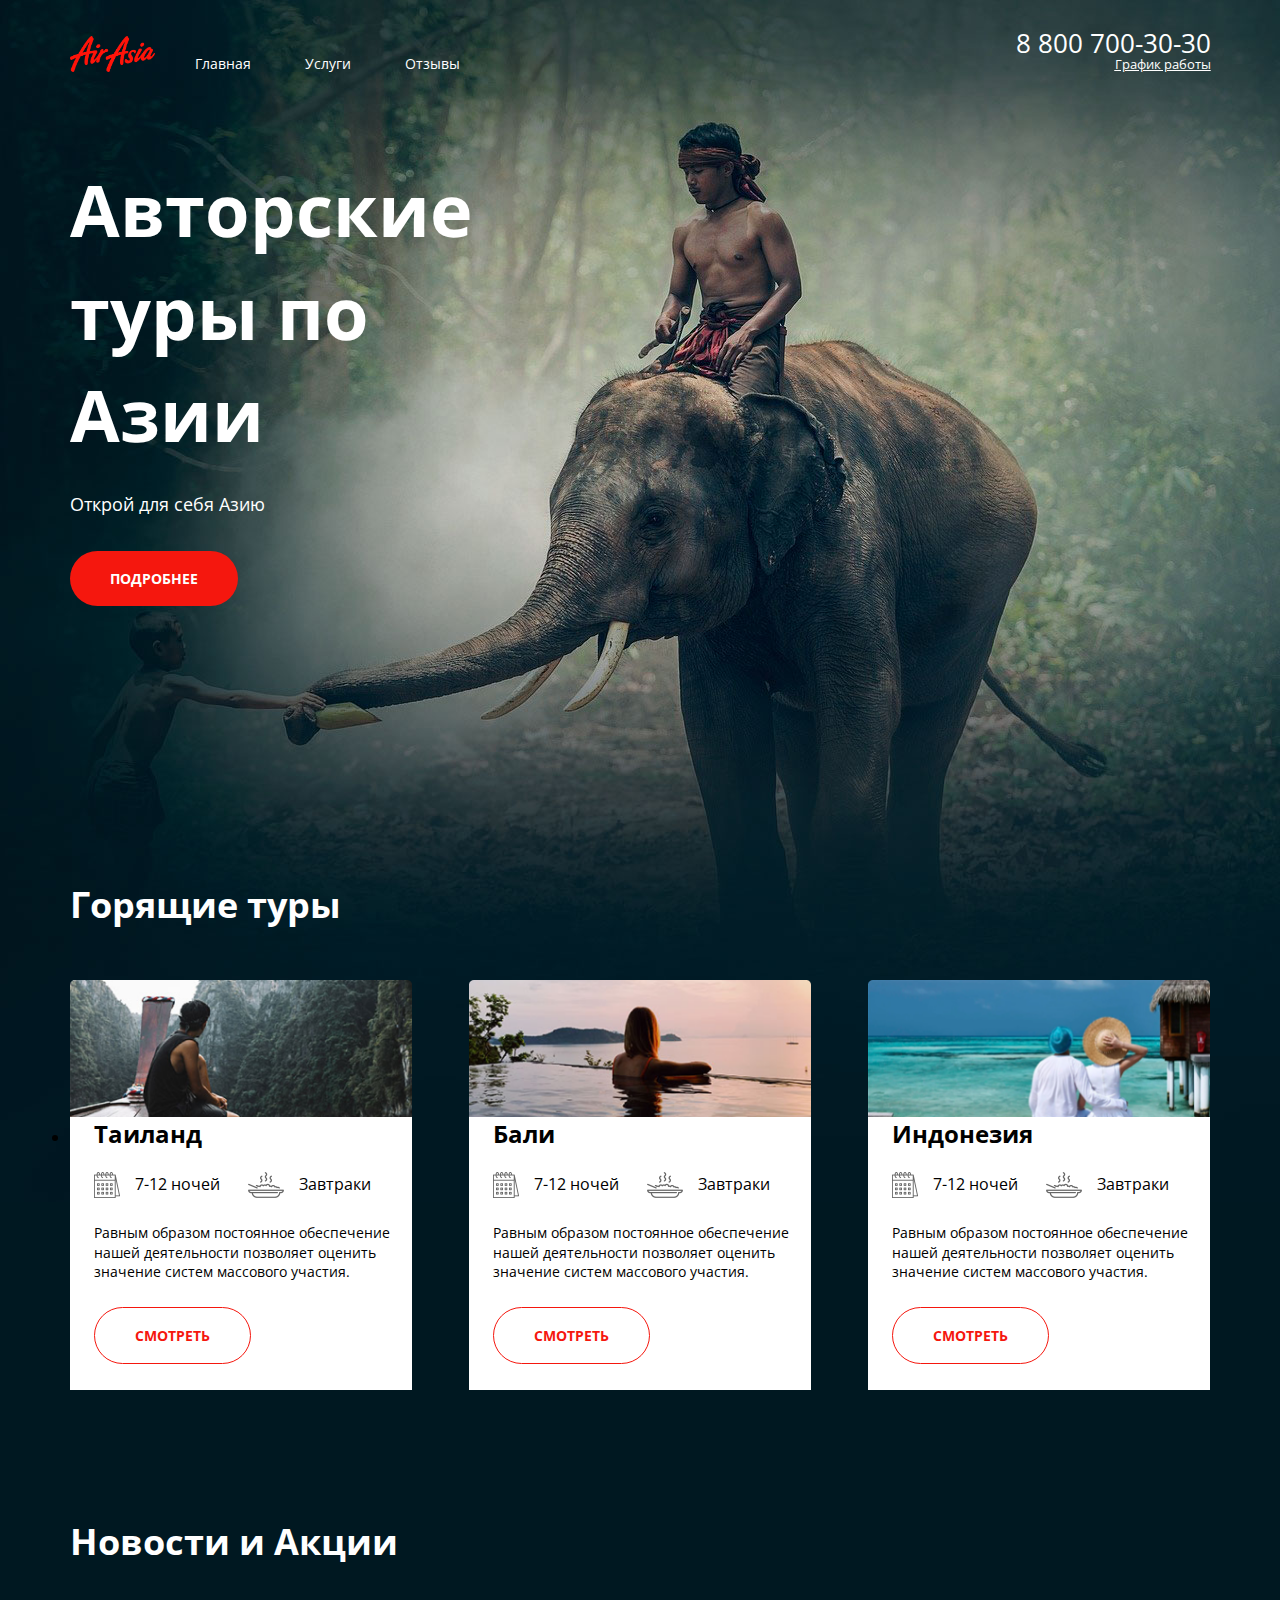
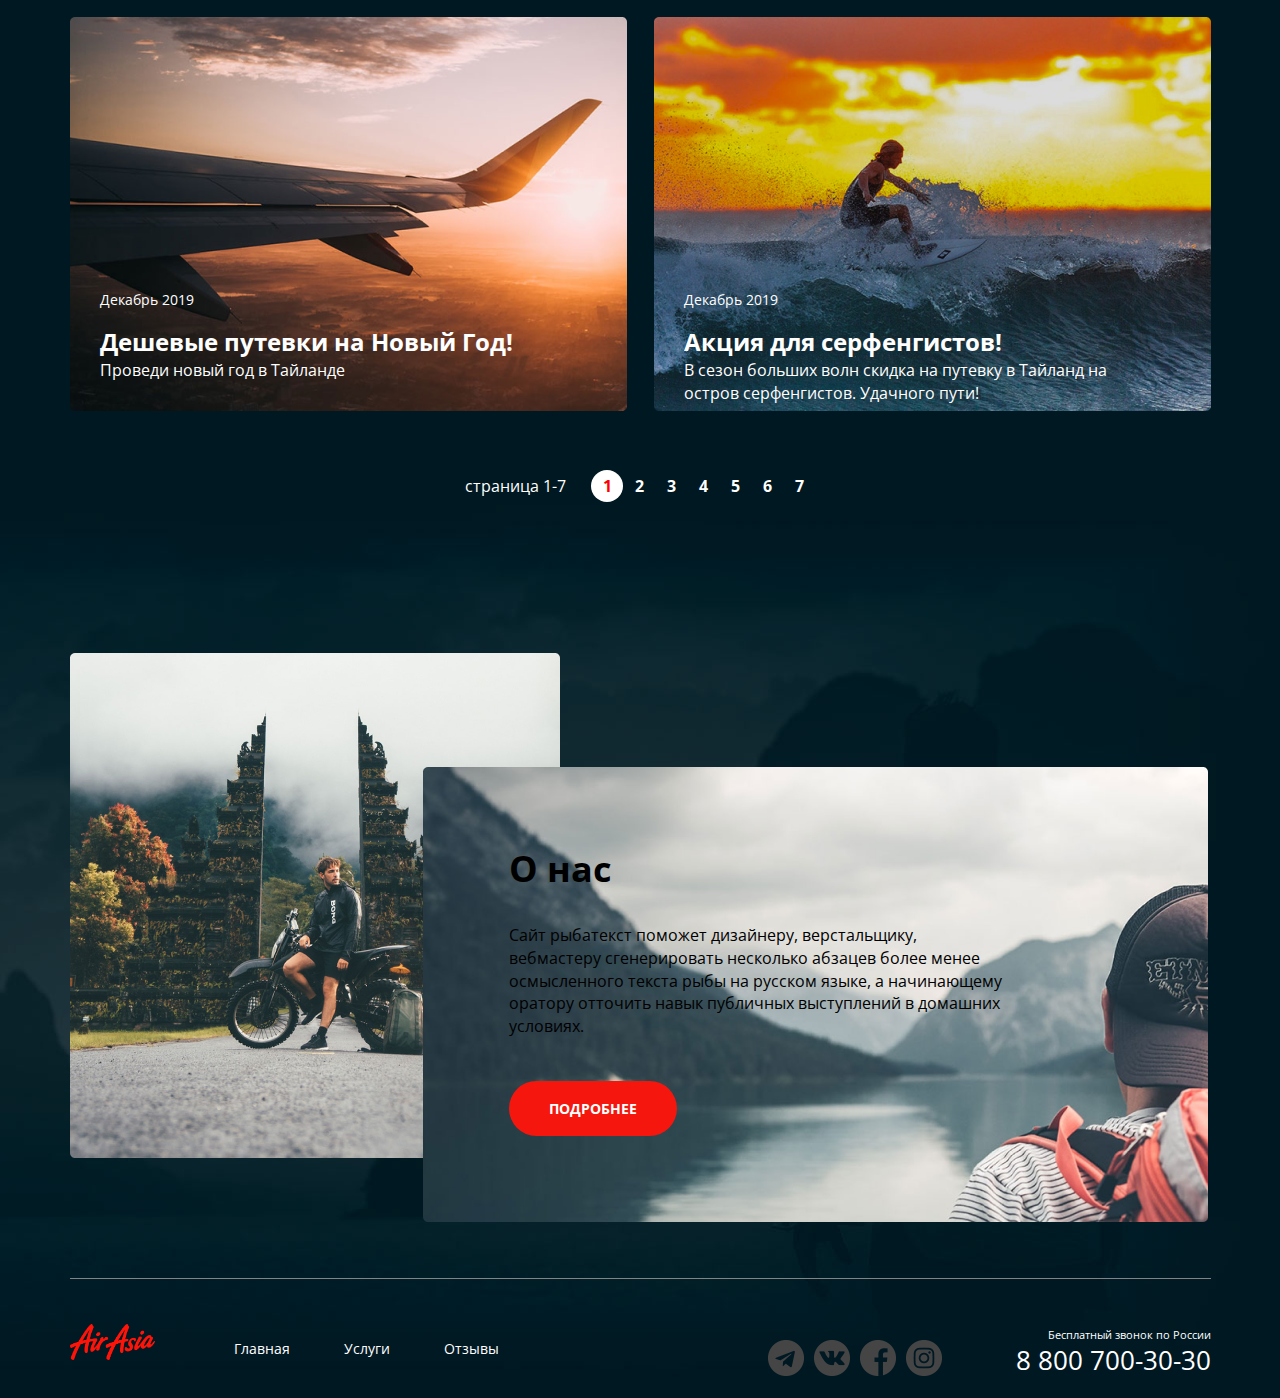
<file: index.html>
<!DOCTYPE html>
<html lang="ru">
  <head>
    <meta charset="UTF-8" />
    <meta http-equiv="X-UA-Compatible" content="IE=edge" />
    <meta name="viewport" content="width=device-width, initial-scale=1.0" />
    <title>Document</title>
    <link rel="preconnect" href="https://fonts.gstatic.com" />
    <link
      href="https://fonts.googleapis.com/css2?family=Open+Sans:ital,wght@0,400;0,700;1,700&display=swap"
      rel="stylesheet"
    />
    <link rel="stylesheet" href="./air.css" />
  </head>
  <body>
    <div class="wrapper main-page-wrapper">
      <header class="header">
        <div class="header__col">
          <a href="/project-2/index.html" class="logo">
            <img
              src="./img/logo/logo.png"
              class="logo__img"
              alt="air asia logo"
            />
          </a>
          <nav class="menu">
            <ul class="menu__list">
              <li class="menu__item menu__item--active">
                <a href="/project-2/index.html" class="menu__link">Главная</a>
              </li>
              <li class="menu__item">
                <a href="/project-2/services.html" class="menu__link">Услуги</a>
              </li>
              <li class="menu__item">
                <a href="/project-2/reviews.html" class="menu__link">Отзывы</a>
              </li>
            </ul>
          </nav>
        </div>
        <div class="header__col header__col--aligh--right">
          <address class="contacts">
            <a href="tel:+78007003030" class="contacts__phone">
              8 800 700-30-30
            </a>
            <div class="contacts__dropdown-title">
              <a href="" class="dropdown__link">График работы</a>

              <div class="dropdown__menu">
                <ul class="drop__list">
                  <li class="drop__item">пн-вс: 09:00-20:00</li>
                  <li class="drop__item">Обед: 14:00-14:30</li>
                </ul>
              </div>
            </div>
          </address>
        </div>
      </header>
      <section class="hero">
        <div class="container">
          <div class="hero__box">
            <h1 class="hero__title">Авторские туры по Азии</h1>
            <p class="hero__desc">Открой для себя Азию</p>
            <button class="btn">ПОДРОБНЕЕ</button>
          </div>
        </div>
      </section>
      <section class="hot-tour">
        <div class="container">
          <h2 class="hot-title">Горящие туры</h2>
          <ul class="hot-cont">
            <li class="hot-cont__countries">
              <img class="hot-cont__img" src="./img/tour/river.png" alt="" />
              <div class="hot-offer">
                <h2 class="hot-offer__title">Таиланд</h2>
                <ul class="day">
                  <li class="day-item">
                    <img
                      class="day-icon"
                      src="./img/icon/calendar.png"
                      alt=""
                    />
                    <span class="day-nait">7-12 ночей</span>
                  </li>
                  <li class="day-item">
                    <img class="day-icon" src="./img/icon/meal.png" alt="" />
                    <span class="day-nait">Завтраки</span>
                  </li>
                </ul>
                <p class="day-desc">
                  Равным образом постоянное обеспечение нашей деятельности
                  позволяет оценить значение систем массового участия.
                </p>
                <button class="day-btn">СМОТРЕТЬ</button>
              </div>
            </li>

            <div class="hot-cont__countries">
              <img class="hot-cont__img" src="./img/tour/pool.png" alt="" />
              <div class="hot-offer">
                <h2 class="hot-offer__title">Бали</h2>
                <ul class="day">
                  <li class="day-item">
                    <img
                      class="day-icon"
                      src="./img/icon/calendar.png"
                      alt=""
                    />
                    <span class="day-nait">7-12 ночей</span>
                  </li>
                  <li class="day-item">
                    <img class="day-icon" src="./img/icon/meal.png" alt="" />
                    <span class="day-nait">Завтраки</span>
                  </li>
                </ul>
                <p class="day-desc">
                  Равным образом постоянное обеспечение нашей деятельности
                  позволяет оценить значение систем массового участия.
                </p>
                <button class="day-btn">СМОТРЕТЬ</button>
              </div>
            </div>

            <div class="hot-cont__countries">
              <img class="hot-cont__img" src="./img/tour/ocean.png" alt="" />
              <div class="hot-offer">
                <h2 class="hot-offer__title">Индонезия</h2>
                <ul class="day">
                  <li class="day-item">
                    <img
                      class="day-icon"
                      src="./img/icon/calendar.png"
                      alt=""
                    />
                    <span class="day-nait">7-12 ночей</span>
                  </li>
                  <li class="day-item">
                    <img class="day-icon" src="./img/icon/meal.png" alt="" />
                    <span class="day-nait">Завтраки</span>
                  </li>
                </ul>
                <p class="day-desc">
                  Равным образом постоянное обеспечение нашей деятельности
                  позволяет оценить значение систем массового участия.
                </p>
                <button class="day-btn">СМОТРЕТЬ</button>
              </div>
            </div>
          </ul>
        </div>
      </section>

      <section class="news">
        <div class="container">
          <h2 class="new-title">Новости и Акции</h2>
          <ul class="news__list">
            <li class="news__item">
              <img class="news__img" src="./img/news/plain.png" alt="" />
              <div class="news__text">
                <div class="text__data">Декабрь 2019</div>
                <div class="text__title">Дешевые путевки на Новый Год!</div>
                <div class="text__sabtitle">Проведи новый год в Тайланде</div>
              </div>
            </li>

            <li class="news__item">
              <img class="news__img" src="./img/news/Surfer.png" alt="" />
              <div class="news__text">
                <div class="text__data">Декабрь 2019</div>
                <div class="text__title">Акция для серфенгистов!</div>
                <div class="text__sabtitle">
                  В сезон больших волн скидка на путевку в Тайланд на остров
                  серфенгистов. Удачного пути!
                </div>
              </div>
            </li>
          </ul>
          <div class="pages">
            <div class="pages__displey">страница 1-7</div>
            <ul class="pages-list">
              <li class="pages-item--active">
                <a href="#" class="pages__link">1</a>
              </li>
              <li class="pages-item">
                <a href="#" class="pages__link">2</a>
              </li>
              <li class="pages-item">
                <a href="#" class="pages__link">3</a>
              </li>
              <li class="pages-item">
                <a href="#" class="pages__link">4</a>
              </li>
              <li class="pages-item">
                <a href="#" class="pages__link">5</a>
              </li>
              <li class="pages-item">
                <a href="#" class="pages__link">6</a>
              </li>
              <li class="pages-item">
                <a href="#" class="pages__link">7</a>
              </li>
            </ul>
          </div>
        </div>
      </section>
      <section class="about">
        <div class="container">
          <img class="about__moto" src="./img/about/moto.png" alt="moto" />
          <div class="about__box">
            <div class="about__item">
              <img
                class="about__img"
                src="./img/about/mountains.png"
                alt="mountain"
              />
              <div class="about__text">
                <h2 class="about__title">О нас</h2>
                <div class="about__sabtitle">
                  <p>
                    Сайт рыбатекст поможет дизайнеру, верстальщику, вебмастеру
                    сгенерировать несколько абзацев более менее осмысленного
                    текста рыбы на русском языке, а начинающему оратору отточить
                    навык публичных выступлений в домашних условиях.
                  </p>
                </div>
                <button class="btn">ПОДРОБНЕЕ</button>
              </div>
            </div>
          </div>
        </div>
      </section>
      <footer class="footer">
        <div class="container">
          <div class="footer__box">
            <a href="" class="footer-logo">
              <img src="./img/logo/logo.png" class="footer-img" alt="" />
            </a>
            <div class="footer__menu">
              <ul class="footer-menu__list">
                <li class="footer-menu__item">
                  <a href="/project-2/index.html" class="footer-menu__link">
                    Главная
                  </a>
                </li>
                <li class="footer-menu__item">
                  <a href="/project-2/services.html" class="footer-menu__link">
                    Услуги
                  </a>
                </li>
                <li class="footer-menu__item">
                  <a href="/project-2/reviews.html" class="footer-menu__link">
                    Отзывы
                  </a>
                </li>
              </ul>
            </div>
            <div class="footer-soc">
              <ul class="footer-soc__list">
                <li class="footer-soc__item">
                  <img src="./img/soc/telegram.png" class="soc-img" alt="" />
                </li>
                <li class="footer-soc__item">
                  <img src="./img/soc/vk.png" class="soc-img" alt="" />
                </li>
                <li class="footer-soc__item">
                  <img src="./img/soc/f.png" class="soc-img" alt="" />
                </li>
                <li class="footer-soc__item">
                  <img src="./img/soc/in.png" class="soc-img" alt="" />
                </li>
              </ul>
            </div>
            <div class="footer-tel">
              <a href="tel.:+78007003030" class="footer-tel__number">
                <div class="footer-tel__title">Бесплатный звонок по России</div>
                8 800 700-30-30
              </a>
            </div>
          </div>
        </div>
      </footer>
    </div>
  </body>
</html>
</file>
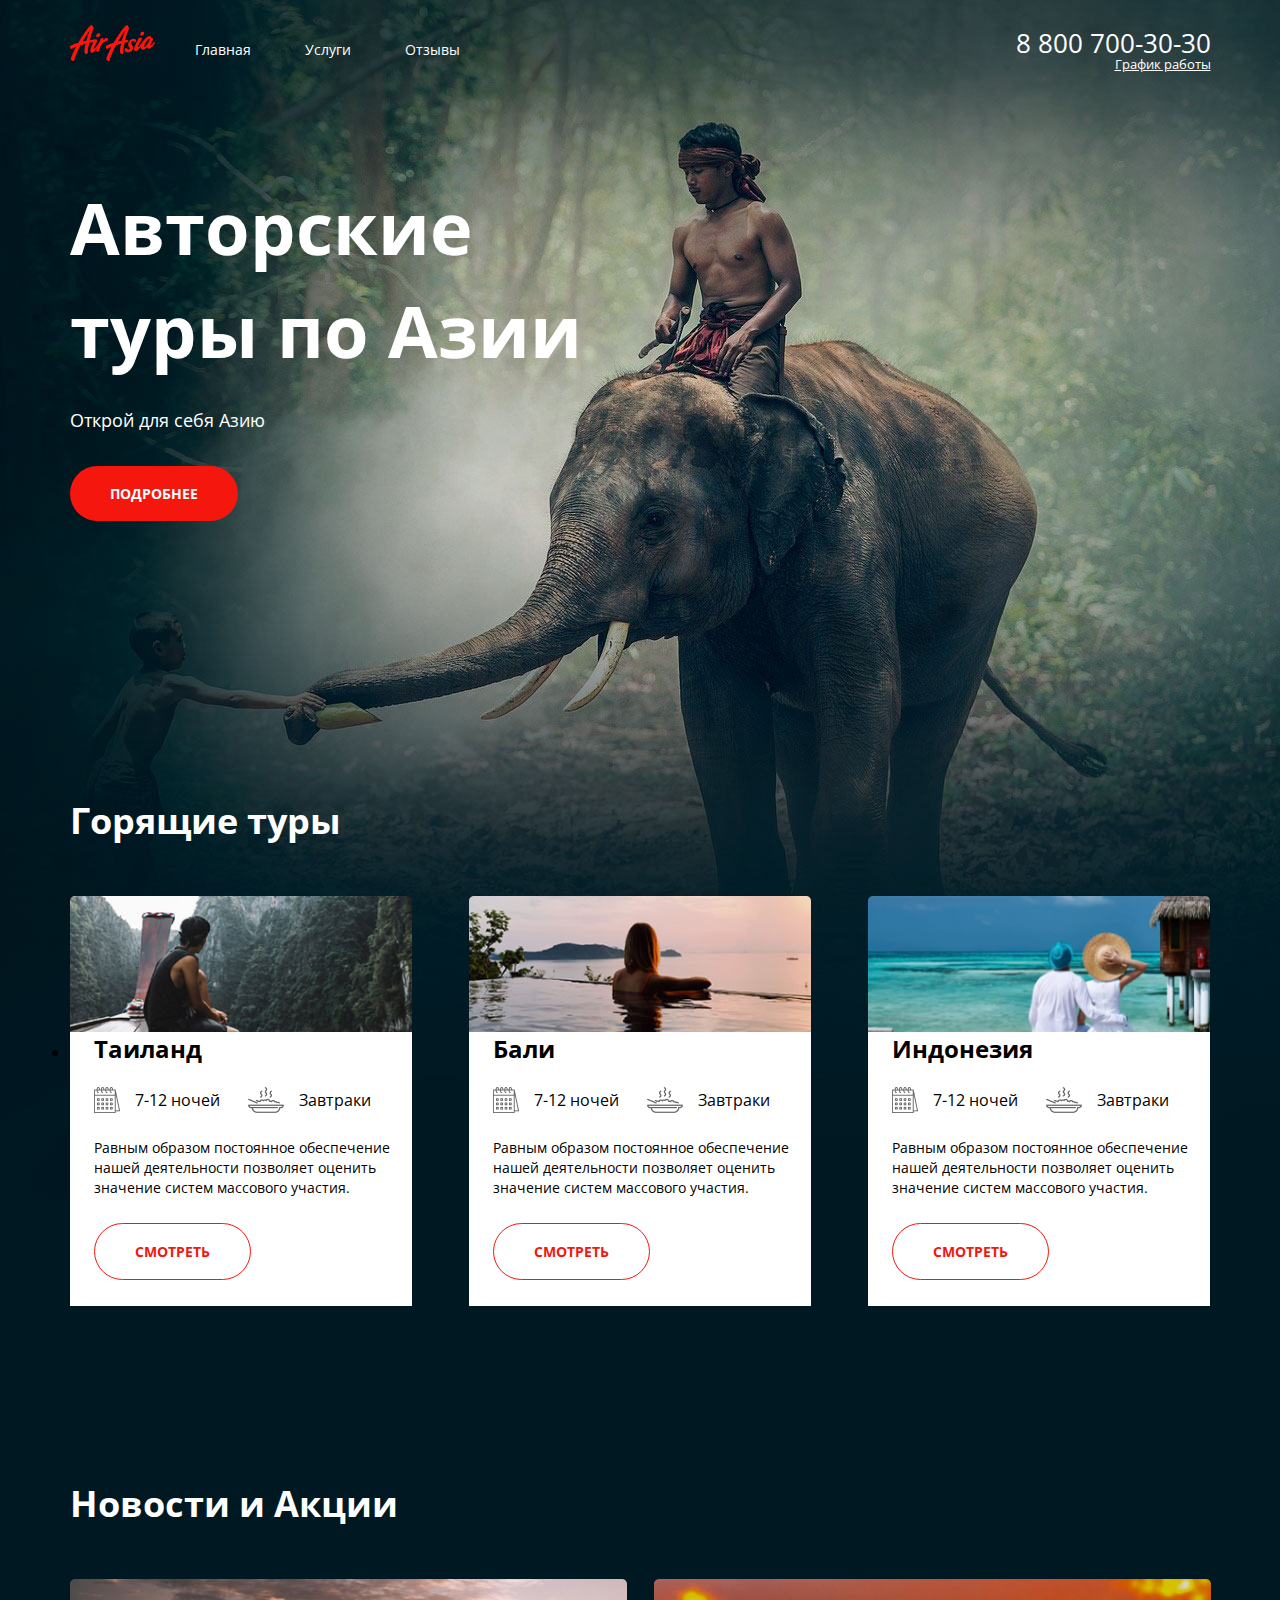
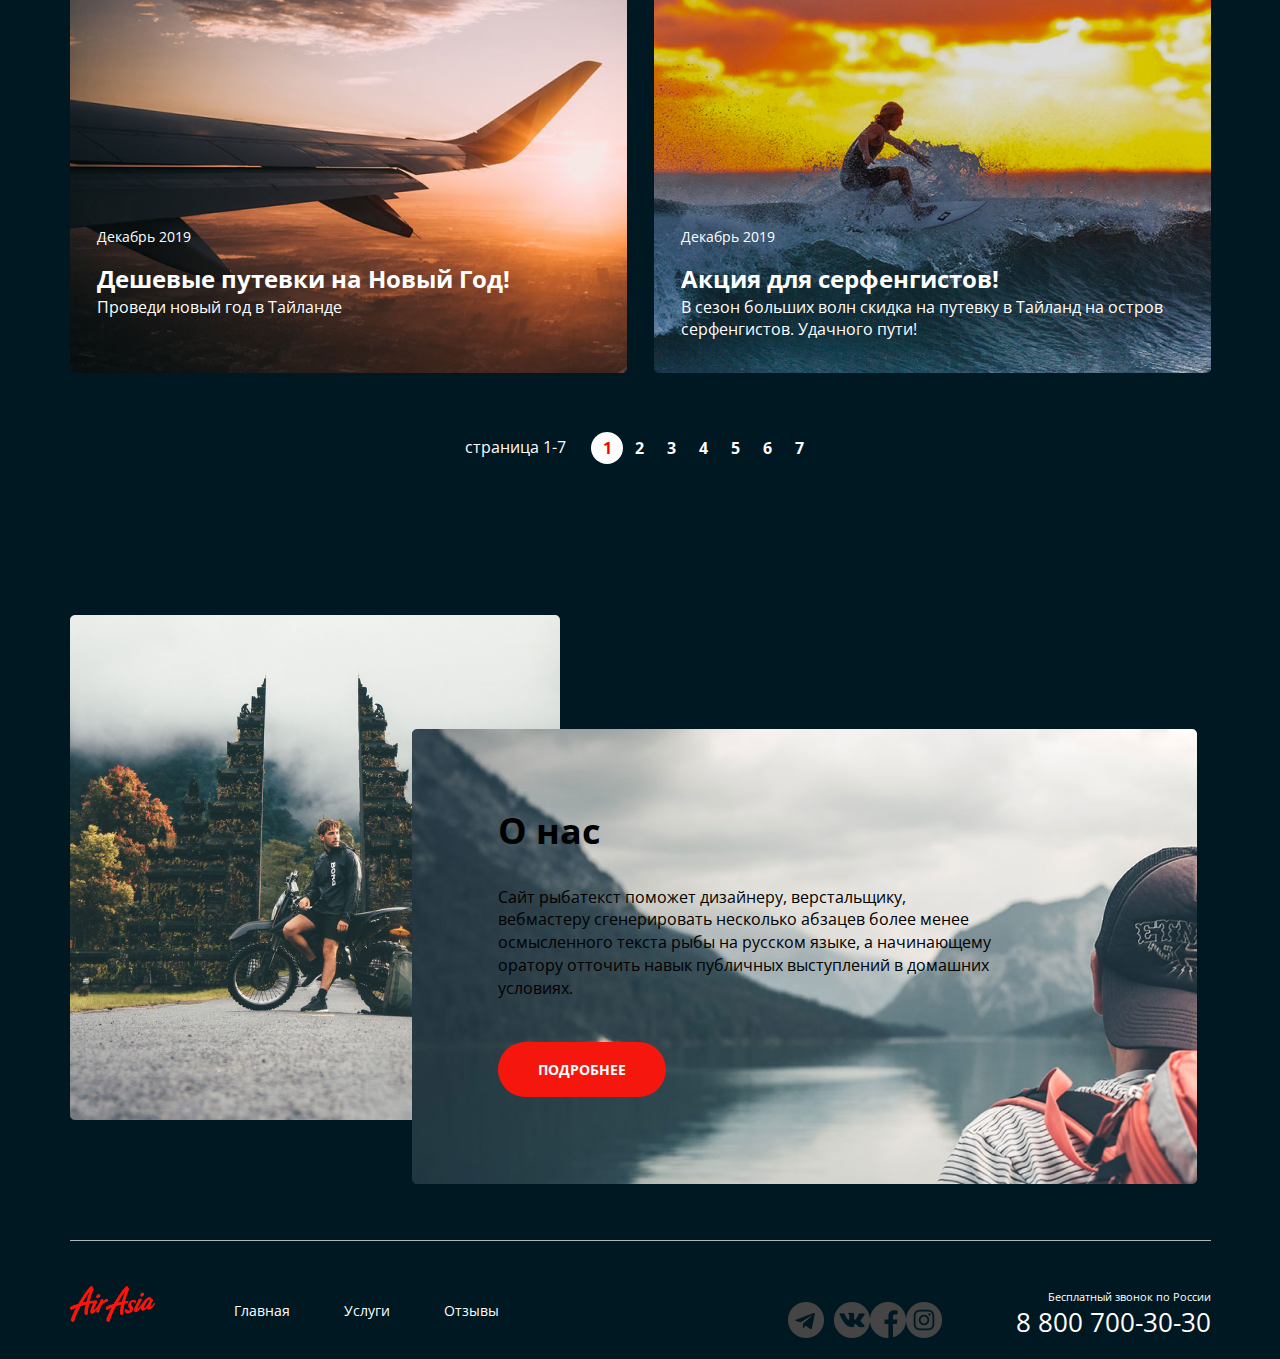
<file: project-2/index.html>
<!DOCTYPE html>
<html lang="ru">
  <head>
    <meta charset="UTF-8" />
    <meta http-equiv="X-UA-Compatible" content="IE=edge" />
    <meta name="viewport" content="width=device-width, initial-scale=1.0" />
    <title>Document</title>
    <link rel="preconnect" href="https://fonts.gstatic.com" />
    <link
      href="https://fonts.googleapis.com/css2?family=Open+Sans:ital,wght@0,400;0,700;1,700&display=swap"
      rel="stylesheet"
    />
    <link rel="stylesheet" href="./air.css" />
  </head>
  <body>
    <div class="wrapper">
      <header class="header">
        <div class="header__container">
          <a href="" class="header-logo">
            <img src="./img/logo/logo.png" class="header-img" alt="" />
          </a>
          <div class="header-menu">
            <ul class="header-menu__list">
              <li class="header-menu__item">
                <a href="#" class="header-menu__link">Главная</a>
              </li>
              <li class="header-menu__item">
                <a href="#" class="header-menu__link">Услуги</a>
              </li>
              <li class="header-menu__item">
                <a href="#" class="header-menu__link">Отзывы</a>
              </li>
            </ul>
          </div>
          <div class="header-tel">
            <a href="tel.:+78007003030" class="header-tel__number">
              8 800 700-30-30
            </a>
            <div class="header-tel__title">График работы</div>
          </div>
        </div>
      </header>
      <section class="hero">
        <div class="hero__container">
          <div class="hero__box">
            <h1 class="hero__title">
              Авторские
              <br />
              туры по Азии
            </h1>
            <p class="hero__desc">Открой для себя Азию</p>
            <button class="hero__btn">ПОДРОБНЕЕ</button>
          </div>
        </div>
      </section>
      <section class="hot-tour">
        <div class="hot-container">
          <h2 class="hot-title">Горящие туры</h2>
          <ul class="hot-cont">
            <li class="hot-cont__countries">
              <img class="hot-cont__img" src="./img/tour/river.png" alt="" />
              <div class="hot-predlog">
                <h2 class="hot-predlog__title">Таиланд</h2>
                <ul class="day">
                  <li class="day-item">
                    <img
                      class="day-icon"
                      src="./img/icon/calendar.png"
                      alt=""
                    />
                    <span class="day-nait">7-12 ночей</span>
                  </li>
                  <li class="day-item">
                    <img class="day-icon" src="./img/icon/meal.png" alt="" />
                    <span class="day-nait">Завтраки</span>
                  </li>
                </ul>
                <p class="day-desc">
                  Равным образом постоянное обеспечение нашей деятельности
                  позволяет оценить значение систем массового участия.
                </p>
                <button class="day-btn">СМОТРЕТЬ</button>
              </div>
            </li>

            <div class="hot-cont__countries">
              <img class="hot-cont__img" src="./img/tour/pool.png" alt="" />
              <div class="hot-predlog">
                <h2 class="hot-predlog__title">Бали</h2>
                <ul class="day">
                  <li class="day-item">
                    <img
                      class="day-icon"
                      src="./img/icon/calendar.png"
                      alt=""
                    />
                    <span class="day-nait">7-12 ночей</span>
                  </li>
                  <li class="day-item">
                    <img class="day-icon" src="./img/icon/meal.png" alt="" />
                    <span class="day-nait">Завтраки</span>
                  </li>
                </ul>
                <p class="day-desc">
                  Равным образом постоянное обеспечение нашей деятельности
                  позволяет оценить значение систем массового участия.
                </p>
                <button class="day-btn">СМОТРЕТЬ</button>
              </div>
            </div>

            <div class="hot-cont__countries">
              <img class="hot-cont__img" src="./img/tour/ocean.png" alt="" />
              <div class="hot-predlog">
                <h2 class="hot-predlog__title">Индонезия</h2>
                <ul class="day">
                  <li class="day-item">
                    <img
                      class="day-icon"
                      src="./img/icon/calendar.png"
                      alt=""
                    />
                    <span class="day-nait">7-12 ночей</span>
                  </li>
                  <li class="day-item">
                    <img class="day-icon" src="./img/icon/meal.png" alt="" />
                    <span class="day-nait">Завтраки</span>
                  </li>
                </ul>
                <p class="day-desc">
                  Равным образом постоянное обеспечение нашей деятельности
                  позволяет оценить значение систем массового участия.
                </p>
                <button class="day-btn">СМОТРЕТЬ</button>
              </div>
            </div>
          </ul>
        </div>
      </section>

      <section class="news">
        <div class="naws__container">
          <h2 class="hot-title">Новости и Акции</h2>
          <ul class="news__list">
            <li class="news__item">
              <img class="news__img" src="/img/news/plain.png" alt="" />
              <div class="news__text">
                <div class="text__data">Декабрь 2019</div>
                <div class="text__title">Дешевые путевки на Новый Год!</div>
                <div class="text__sabtitle">Проведи новый год в Тайланде</div>
              </div>
            </li>

            <li class="news__item">
              <img class="news__img" src="/img/news/Surfer.png" alt="" />
              <div class="news__text">
                <div class="text__data">Декабрь 2019</div>
                <div class="text__title">Акция для серфенгистов!</div>
                <div class="text__sabtitle">
                  В сезон больших волн скидка на путевку в Тайланд на остров
                  серфенгистов. Удачного пути!
                </div>
              </div>
            </li>
          </ul>
          <div class="pages">
            <div class="pages__displey">страница 1-7</div>
            <ul class="pages-list">
              <li class="pages-item--active">
                <a href="#" class="pages__link">1</a>
              </li>
              <li class="pages-item">
                <a href="#" class="pages__link">2</a>
              </li>
              <li class="pages-item">
                <a href="#" class="pages__link">3</a>
              </li>
              <li class="pages-item">
                <a href="#" class="pages__link">4</a>
              </li>
              <li class="pages-item">
                <a href="#" class="pages__link">5</a>
              </li>
              <li class="pages-item">
                <a href="#" class="pages__link">6</a>
              </li>
              <li class="pages-item">
                <a href="#" class="pages__link">7</a>
              </li>
            </ul>
          </div>
        </div>
      </section>
      <section class="about">
        <div class="about__container">
          <img class="about__moto" src="/img/about/moto.png" alt="moto" />
          <div class="about__box">
            <div class="about__item">
              <img
                class="about__img"
                src="/img/about/mountains.png"
                alt="mountain"
              />
              <div class="about__text">
                <h2 class="about__title">О нас</h2>
                <p class="about__sabtitle">
                  Сайт рыбатекст поможет дизайнеру, верстальщику, вебмастеру
                  сгенерировать несколько абзацев более менее осмысленного
                  текста рыбы на русском языке, а начинающему оратору отточить
                  навык публичных выступлений в домашних условиях.
                </p>
                <button class="about__btn">ПОДРОБНЕЕ</button>
              </div>
            </div>
          </div>
        </div>
      </section>
      <footer class="footer">
        <div class="footer__container">
          <div class="footer__box">
            <a href="" class="footer-logo">
              <img src="./img/logo/logo.png" class="footer-img" alt="" />
            </a>
            <div class="footer__menu">
              <ul class="footer-menu__list">
                <li class="footer-menu__item">
                  <a href="#" class="footer-menu__link">Главная</a>
                </li>
                <li class="footer-menu__item">
                  <a href="#" class="footer-menu__link">Услуги</a>
                </li>
                <li class="footer-menu__item">
                  <a href="#" class="footer-menu__link">Отзывы</a>
                </li>
              </ul>
            </div>
            <div class="footer-soc">
              <ul class="footer-soc__list">
                <li class="footer-soc__item">
                  <img src="./img/soc/telegram.png" class="soc-img" alt="" />
                </li>
                <li class="soc__item">
                  <img src="./img/soc/vk.png" class="soc-img" alt="" />
                </li>
                <li class="soc__item">
                  <img src="./img/soc/f.png" class="soc-img" alt="" />
                </li>
                <li class="soc__item">
                  <img src="./img/soc/in.png" class="soc-img" alt="" />
                </li>
              </ul>
            </div>
            <div class="footer-tel">
              <a href="tel.:+78007003030" class="footer-tel__number">
                <div class="footer-tel__title">Бесплатный звонок по России</div>
                8 800 700-30-30
              </a>
            </div>
          </div>
        </div>
      </footer>
    </div>
  </body>
</html>
</file>
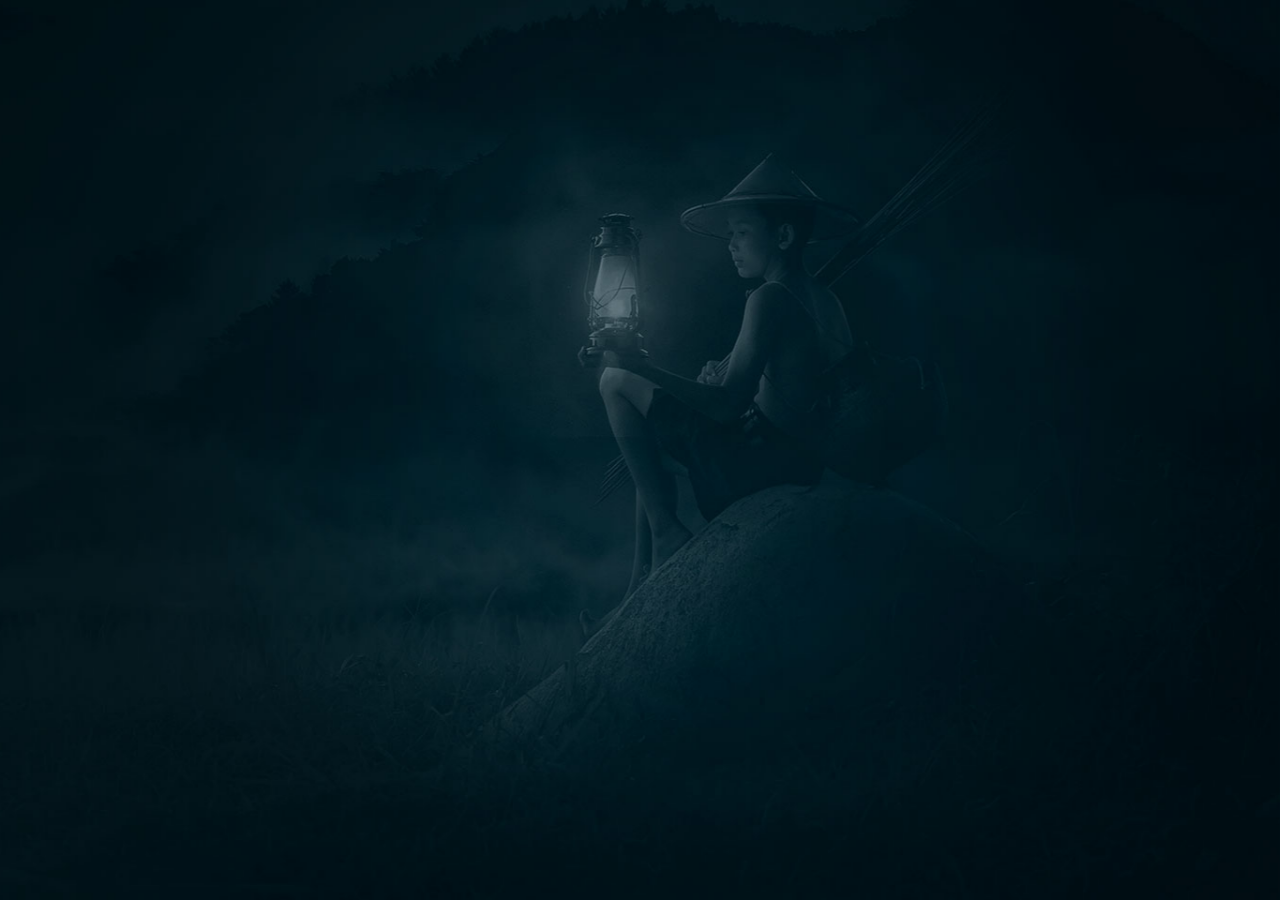
<file: one.html>
<!DOCTYPE html>
<html lang="ru">
  <head>
    <meta charset="UTF-8" />
    <meta http-equiv="X-UA-Compatible" content="IE=edge" />
    <meta name="viewport" content="width=device-width, initial-scale=1.0" />
    <title>Welcome</title>
    <link rel="preconnect" href="https://fonts.gstatic.com" />
    <link
      href="https://fonts.googleapis.com/css2?family=Open+Sans:ital,wght@0,400;0,700;1,700&display=swap"
      rel="stylesheet"
    />
    <link rel="stylesheet" href="./air.css" />
  </head>
  <body>
    <div class="welcome">
      <div class="welcome__container">
        <div class="central">
          <img
            src="./img/logo/logo.png"
            alt="asia logo"
            class="central__logo"
          />
          <span class="central__text">Открой для себы Азию</span>
          <a href="/project-2/index.html" class="btn">ВОЙТИ</a>
        </div>
      </div>
    </div>
  </body>
</html>
</file>
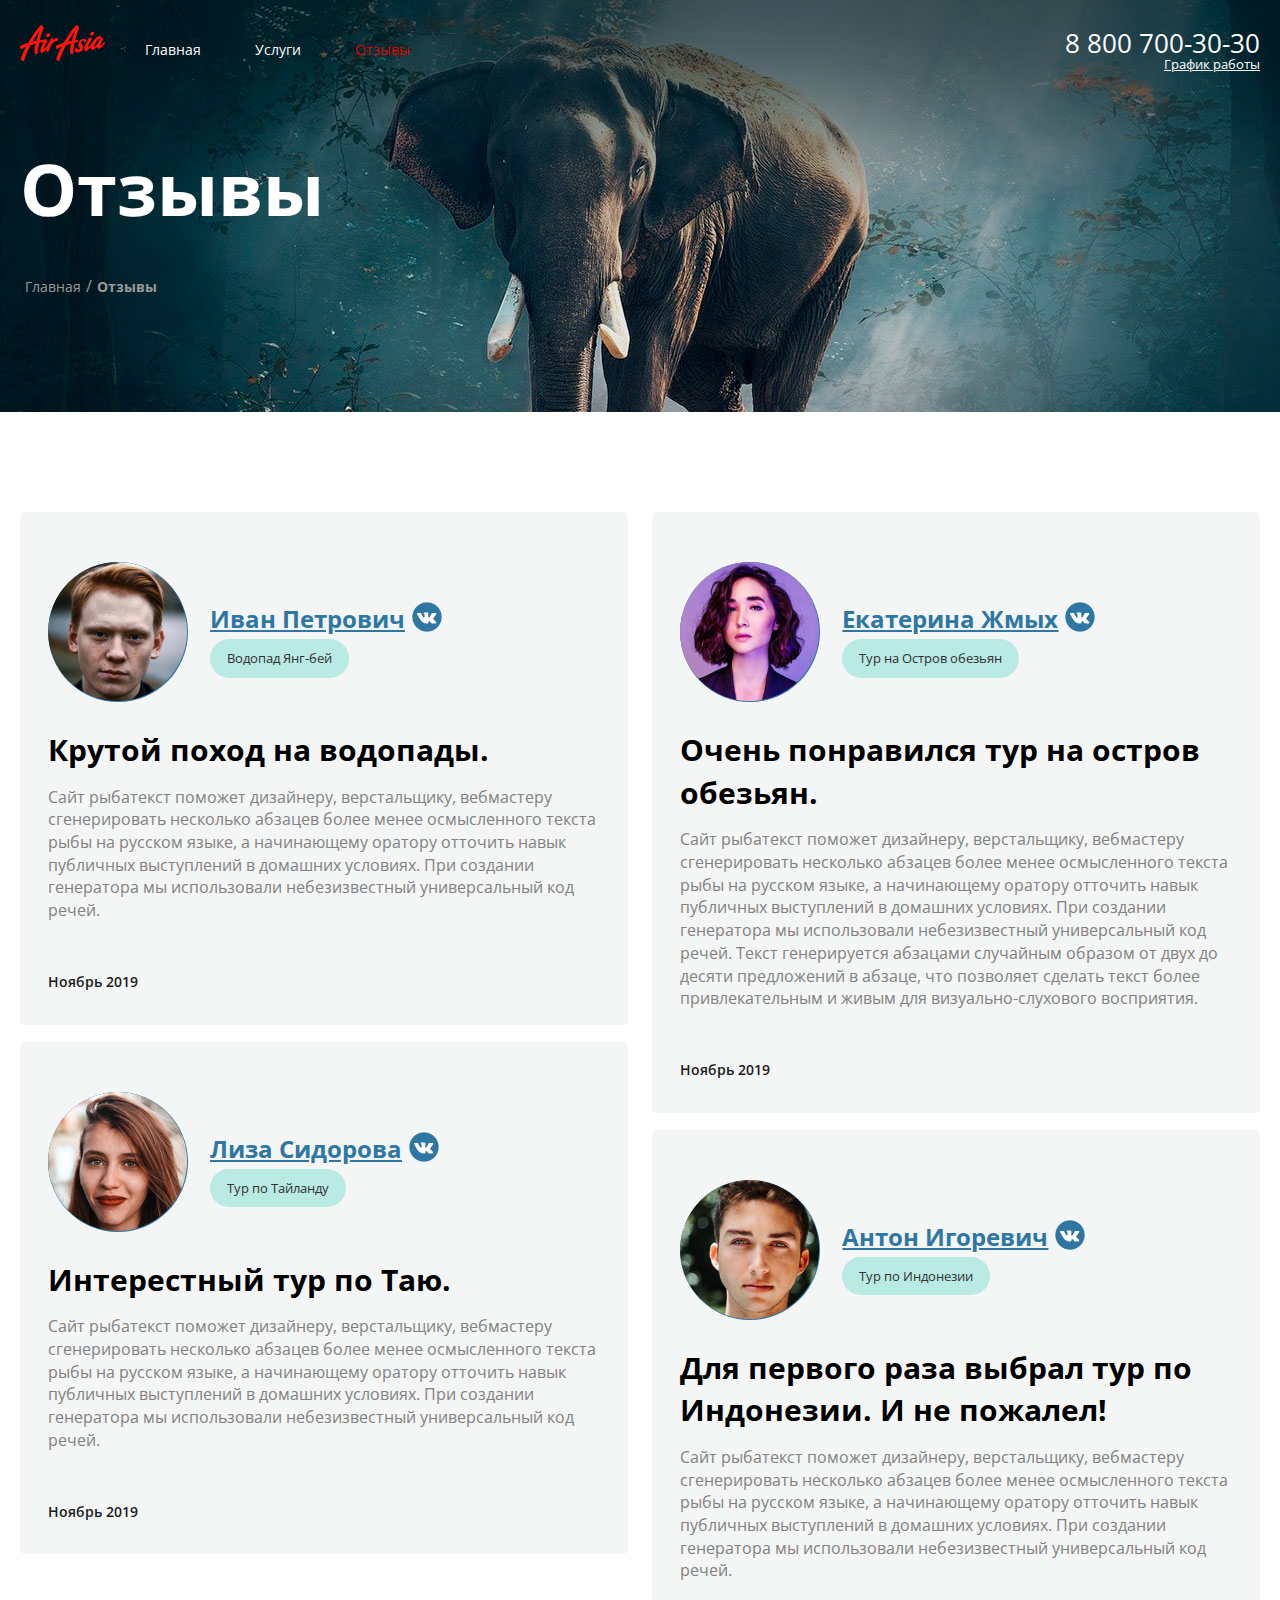
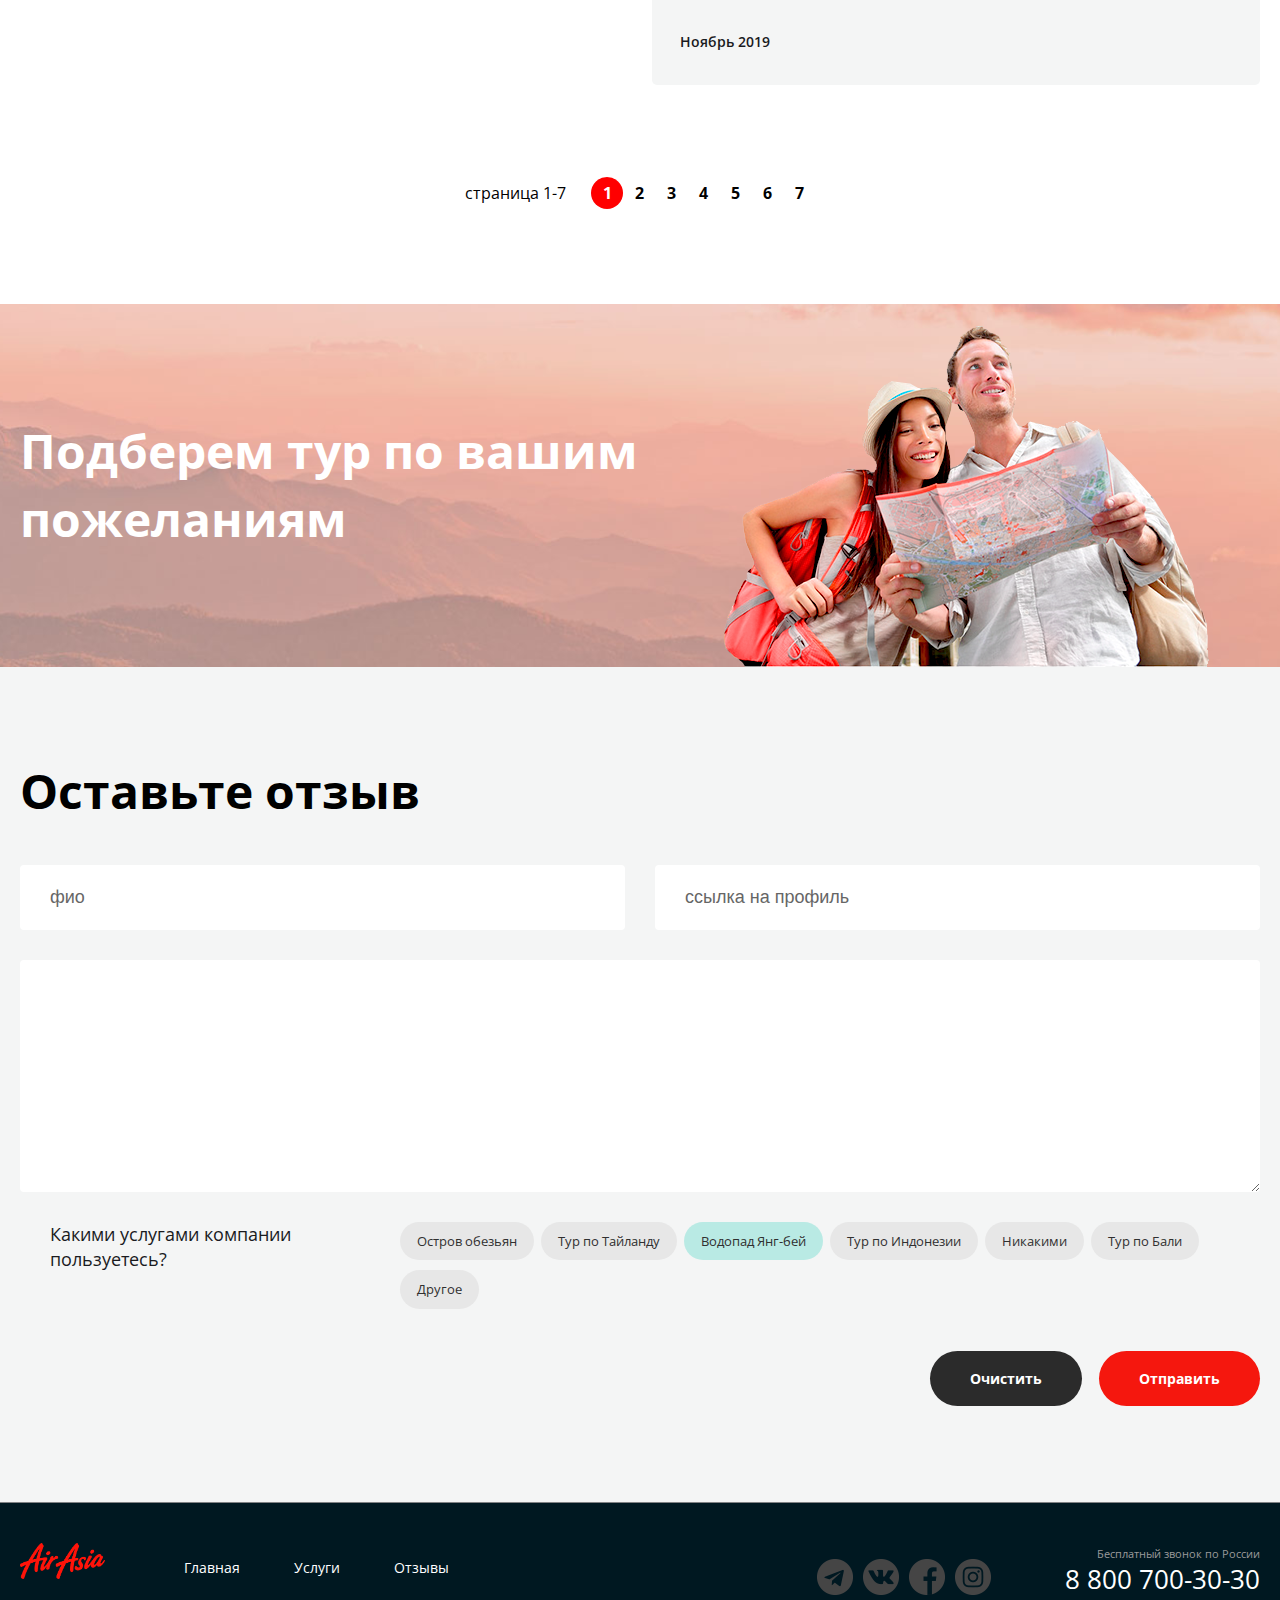
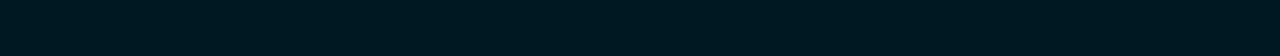
<file: reviews.html>
<!DOCTYPE html>
<html lang="ru">
  <head>
    <meta charset="UTF-8" />
    <meta http-equiv="X-UA-Compatible" content="IE=edge" />
    <meta name="viewport" content="width=device-width, initial-scale=1.0" />
    <title>Reviews</title>
    <link rel="preconnect" href="https://fonts.gstatic.com" />
    <link
      href="https://fonts.googleapis.com/css2?family=Open+Sans:ital,wght@0,400;0,700;1,700&display=swap"
      rel="stylesheet"
    />

    <link rel="stylesheet" href="./rev.css" />
    <!-- <link rel="stylesheet" href="./air.css" /> -->
    <!-- <link rel="stylesheet" href="./commonmain.css" /> -->
    <title>Reviews</title>
  </head>
  <body>
    <div class="wrapper">
      <section class="top-line">
        <div class="container">
          <header class="header">
            <a href="/project-2/index.html" class="logo">
              <img
                src="./img/logo/logo.png"
                class="logo__img"
                alt="air asia logo"
              />
            </a>
            <nav class="menu">
              <ul class="menu__list">
                <li class="menu__item">
                  <a href="/project-2/index.html" class="menu__link">Главная</a>
                </li>
                <li class="menu__item">
                  <a href="/project-2/services.html" class="menu__link">Услуги</a>
                </li>
                <li class="menu__item menu__item--active">
                  <a href="/project-2/reviews.html" class="menu__link">Отзывы</a>
                </li>
              </ul>
            </nav>
            <address class="contacts">
              <a href="tel:+78007003030" class="contacts__phone">
                8 800 700-30-30
              </a>

              <div class="contacts__dropdown-title">
                <a href="" class="dropdown__link">График работы</a>
  
                <div class="dropdown__menu">
                  <ul class="drop__list">
                    <li class="drop__item">пн-вс: 09:00-20:00</li>
                    <li class="drop__item">Обед: 14:00-14:30</li>
                  </ul>
                </div>
              </div>
              
            </address>
          </header>
          <h1 class="page-title">Отзывы</h1>
          <nav class="breadcrumbs">
            <ul class="breadcrumbs__list">
              <li class="breadcrumbs__item">
                <a href="/project-2/one.html" class="breadcrumbs__link">Главная</a>
              </li>
              <li class="breadcrumbs__item breadcrumbs__item--active">
                <a href="/project-2/reviews.html" class="breadcrumbs__link">Отзывы</a>
              </li>
            </ul>
          </nav>
        </div>
      </section>

      <section class="review">
        <div class="container">
          <div class="review__wrapper">
            <div class="review__col">
              <div class="review__block">
                <div class="review__content">
                  <div class="review__avatar">
                    <img
                      class="review__img"
                      src="./img/avatars/ivan.png"
                      alt=""
                    />
                  </div>
                  <div class="review__info">
                    <div class="review-name">
                      <h2 class="review-name__title">Иван Петрович</h2>
                      <img
                        class="review-name__icon"
                        src="./img/soc/vk-blue.png"
                        alt=""
                      />
                    </div>
                    <span class="review-name__tag">Водопад Янг-бей</span>
                  </div>
                </div>

                <h2 class="review__title">Крутой поход на водопады.</h2>
                <p class="review__text">
                  Сайт рыбатекст поможет дизайнеру, верстальщику, вебмастеру
                  сгенерировать несколько абзацев более менее осмысленного
                  текста рыбы на русском языке, а начинающему оратору отточить
                  навык публичных выступлений в домашних условиях. При создании
                  генератора мы использовали небезизвестный универсальный код
                  речей.
                </p>
                <time class="review__data">Ноябрь 2019</time>
              </div>

              <div class="review__block">
                <div class="review__content">
                  <div class="review__avatar">
                    <img
                      class="review__img"
                      src="./img/avatars/liza.png"
                      alt=""
                    />
                  </div>
                  <div class="review__info">
                    <div class="review-name">
                      <h2 class="review-name__title">Лиза Сидорова</h2>
                      <img
                        class="review-name__icon"
                        src="./img/soc/vk-blue.png"
                        alt=""
                      />
                    </div>
                    <span class="review-name__tag">Тур по Тайланду</span>
                  </div>
                </div>

                <h2 class="review__title">Интерестный тур по Таю.</h2>
                <p class="review__text">
                  Сайт рыбатекст поможет дизайнеру, верстальщику, вебмастеру
                  сгенерировать несколько абзацев более менее осмысленного
                  текста рыбы на русском языке, а начинающему оратору отточить
                  навык публичных выступлений в домашних условиях. При создании
                  генератора мы использовали небезизвестный универсальный код
                  речей.
                </p>

                <time class="review__data">Ноябрь 2019</time>
              </div>
            </div>
            <div class="review__col">
              <div class="review__block">
                <div class="review__content">
                  <div class="review__avatar">
                    <img
                      class="review__img"
                      src="./img/avatars/katia.png"
                      alt=""
                    />
                  </div>
                  <div class="review__info">
                    <div class="review-name">
                      <h2 class="review-name__title">Екатерина Жмых</h2>
                      <img
                        class="review-name__icon"
                        src="./img/soc/vk-blue.png"
                        alt=""
                      />
                    </div>
                    <span class="review-name__tag">Тур на Остров обезьян</span>
                  </div>
                </div>

                <h2 class="review__title">
                  Очень понравился тур на остров обезьян.
                </h2>
                <p class="review__text">
                  Сайт рыбатекст поможет дизайнеру, верстальщику, вебмастеру
                  сгенерировать несколько абзацев более менее осмысленного
                  текста рыбы на русском языке, а начинающему оратору отточить
                  навык публичных выступлений в домашних условиях. При создании
                  генератора мы использовали небезизвестный универсальный код
                  речей. Текст генерируется абзацами случайным образом от двух
                  до десяти предложений в абзаце, что позволяет сделать текст
                  более привлекательным и живым для визуально-слухового
                  восприятия.
                </p>
                <time class="review__data">Ноябрь 2019</time>
              </div>
              <div class="review__block">
                <div class="review__content">
                  <div class="review__avatar">
                    <img
                      class="review__img"
                      src="./img/avatars/anton.png"
                      alt=""
                    />
                  </div>
                  <div class="review__info">
                    <div class="review-name">
                      <h2 class="review-name__title">Антон Игоревич</h2>
                      <img
                        class="review-name__icon"
                        src="./img/soc/vk-blue.png"
                        alt=""
                      />
                    </div>
                    <span class="review-name__tag">Тур по Индонезии</span>
                  </div>
                </div>

                <h2 class="review__title">
                  Для первого раза выбрал тур по Индонезии. И не пожалел!
                </h2>
                <p class="review__text">
                  Сайт рыбатекст поможет дизайнеру, верстальщику, вебмастеру
                  сгенерировать несколько абзацев более менее осмысленного
                  текста рыбы на русском языке, а начинающему оратору отточить
                  навык публичных выступлений в домашних условиях. При создании
                  генератора мы использовали небезизвестный универсальный код
                  речей.
                </p>
                <time class="review__data">Ноябрь 2019</timе>
              </div>
            </div>
          </div>

          <div class="pages">
            <div class="pages__displey">страница 1-7</div>
            <ul class="pages__list">
              <li class="pages__item--active">
                <a href="#" class="pages__link">1</a>
              </li>
              <li class="pages__item">
                <a href="#" class="pages__link">2</a>
              </li>
              <li class="pages__item">
                <a href="#" class="pages__link">3</a>
              </li>
              <li class="pages__item">
                <a href="#" class="pages__link">4</a>
              </li>
              <li class="pages__item">
                <a href="#" class="pages__link">5</a>
              </li>
              <li class="pages__item">
                <a href="#" class="pages__link">6</a>
              </li>
              <li class="pages__item">
                <a href="#" class="pages__link">7</a>
              </li>
            </ul>
          </div>
        </div>
      </section>

      <section class="offer">
        <div class="container">
          <div class="offer-box">
            
              <h2 class="box__text">Подберем тур по вашим пожеланиям</h2>
            
            <div class="box__fon">
              <img src="./img/rev/couple.png" alt="" class="box__img" />
            </div>
          </div>
        </div>
      </section>

      <section class="feedback">
        <div class="container">
          <div class="feedback-box">
            <h2 class="feedback-box__text">Оставьте отзыв</h2>

            <form class="form">
              <div class="form__row">
                <input name="username" type="text" placeholder="фио" class="form__input">
                <input name="userlink" type="text" placeholder="ссылка на профиль" class="form__input">
              </div>

              <div class="form__row">
                <textarea name="revtext" class="form__input form__input--textarea"></textarea>
               
              </div>
              
              
            <div class="feedback-services">
              <div class="feedback-services__title">
                <span class="feedback-services__text">
                  Какими услугами компании пользуетесь?
                </span>
              </div>
              <div class="feedback-tags">
                <ul class="feedback__tags-list">
                  <li class="tags-item">
                    <span class="tags-text">Остров обезьян</span>
                  </li>
                  <li class="tags-item">
                    <span class="tags-text">
                      Тур по Тайланду
                    </span>
                  </li>
                  <li class="tags-item tags-item--active">
                    <span class="tags-text">
                      Водопад Янг-бей
                    </span>
                  </li>
                  <li class="tags-item">
                    <span class="tags-text">
                      Тур по Индонезии
                    </span>
                  </li>
                  <li class="tags-item">
                    <span class="tags-text">Никакими</span>
                  </li>
                  <li class="tags-item">
                    <span class="tags-text">Тур по Бали</span>
                  </li>
                  <li class="tags-item">
                    <span class="tags-text">Другое</span>
                  </li>
                </ul>
              </div>
            </div>
            <div class="feedback__button">
              <button type="reset" class="feedback-btn">Очистить</button>
              <button class="feedback-btn--red">Отправить</button>
            </div>
          </form>
          </div>
        </div>
      </section>

      <footer class="footer">
        <div class="container">
          <div class="footer__box">
            <a href="" class="footer-logo">
              <img src="./img/logo/logo.png" class="footer-img" alt="" />
            </a>
            <div class="footer__menu">
              <ul class="footer-menu__list">
                <li class="footer-menu__item">
                  <a href="/project-2/index.html" class="footer-menu__link">Главная</a>
                </li>
                <li class="footer-menu__item">
                  <a href="/project-2/services.html" class="footer-menu__link">Услуги</a>
                </li>
                <li class="footer-menu__item">
                  <a href="/project-2/reviews.html" class="footer-menu__link">Отзывы</a>
                </li>
              </ul>
            </div>
            <div class="footer-soc">
              <ul class="footer-soc__list">
                <li class="footer-soc__item">
                  <img src="./img/soc/telegram.png" class="soc-img" alt="" />
                </li>
                <li class="footer-soc__item">
                  <img src="./img/soc/vk.png" class="soc-img" alt="" />
                </li>
                <li class="footer-soc__item">
                  <img src="./img/soc/f.png" class="soc-img" alt="" />
                </li>
                <li class="footer-soc__item">
                  <img src="./img/soc/in.png" class="soc-img" alt="" />
                </li>
              </ul>
            </div>
            <div class="footer-tel">
              <a href="tel.:+78007003030" class="footer-tel__number">
                <div class="footer-tel__title">Бесплатный звонок по России</div>
                8 800 700-30-30
              </a>
            </div>
          </div>
        </div>
      </footer>
      <!-- </div> -->
    </div>
  </body>
</html>
</file>
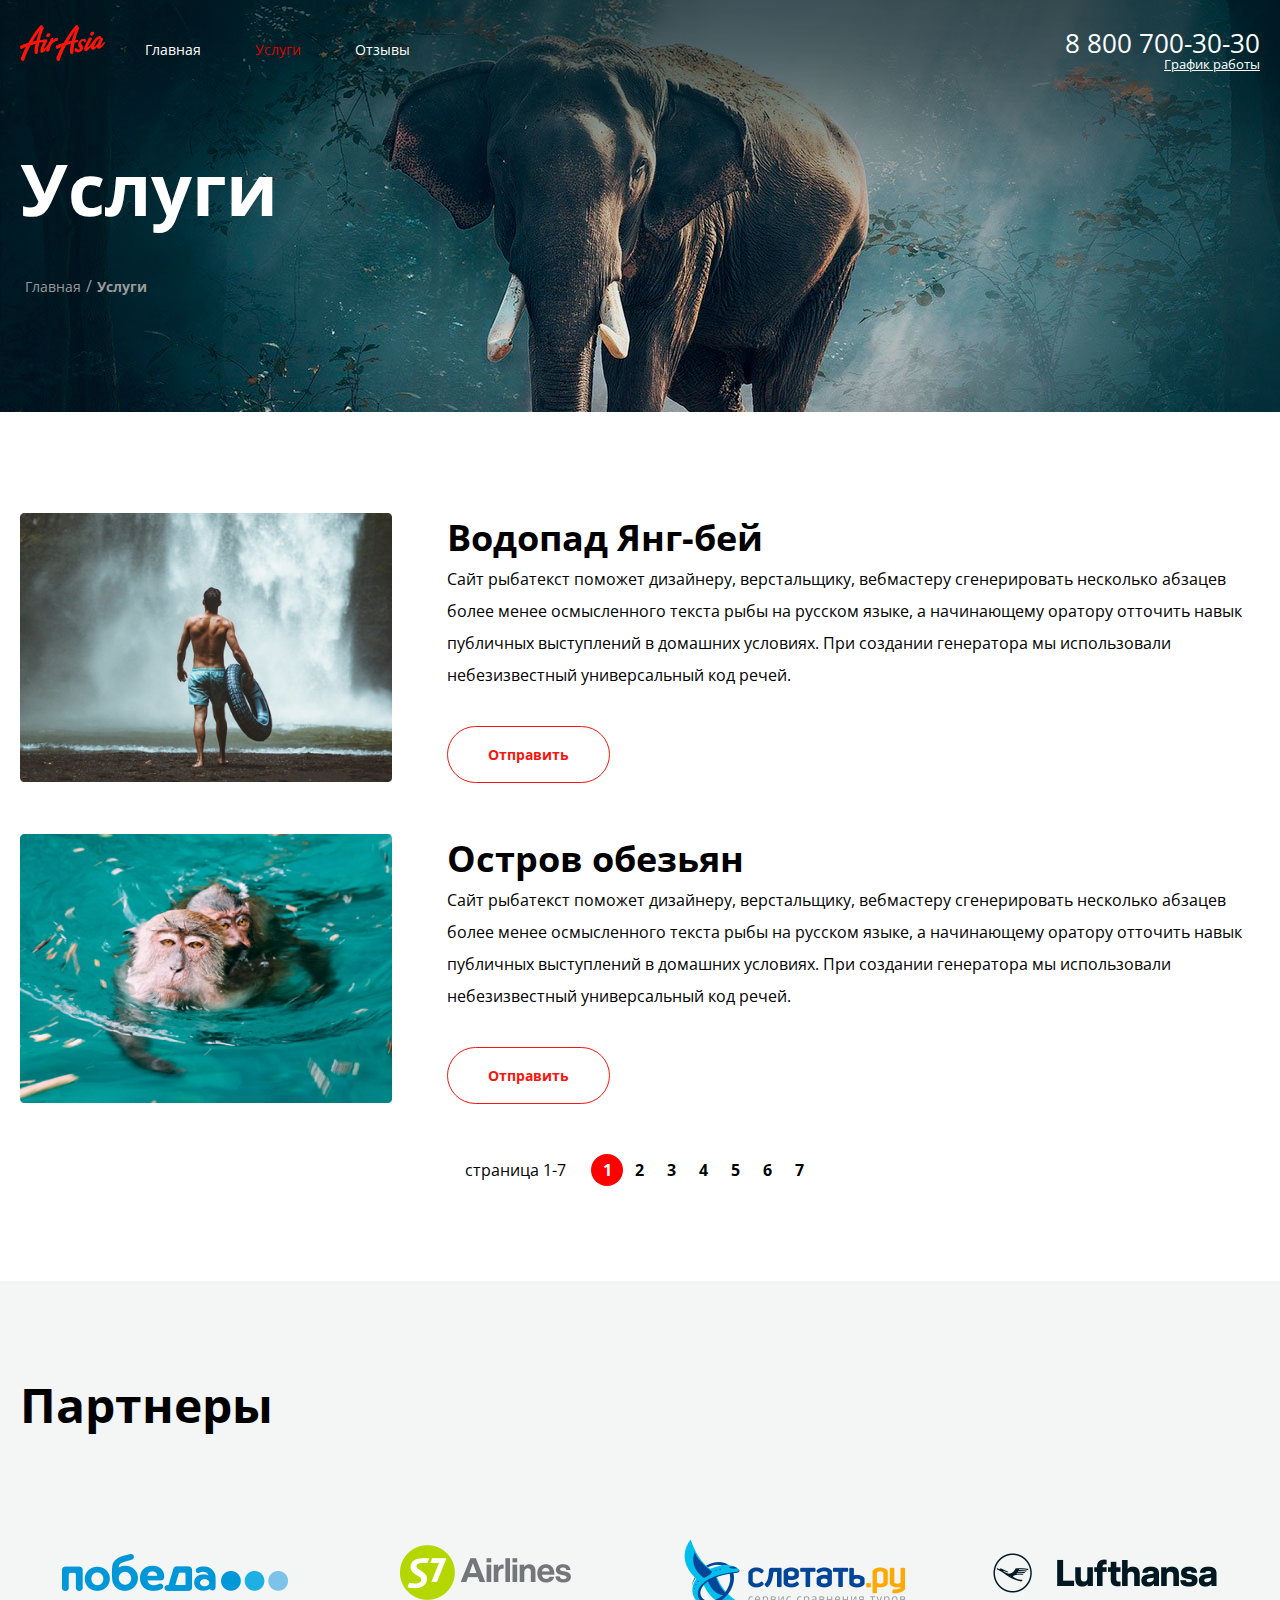
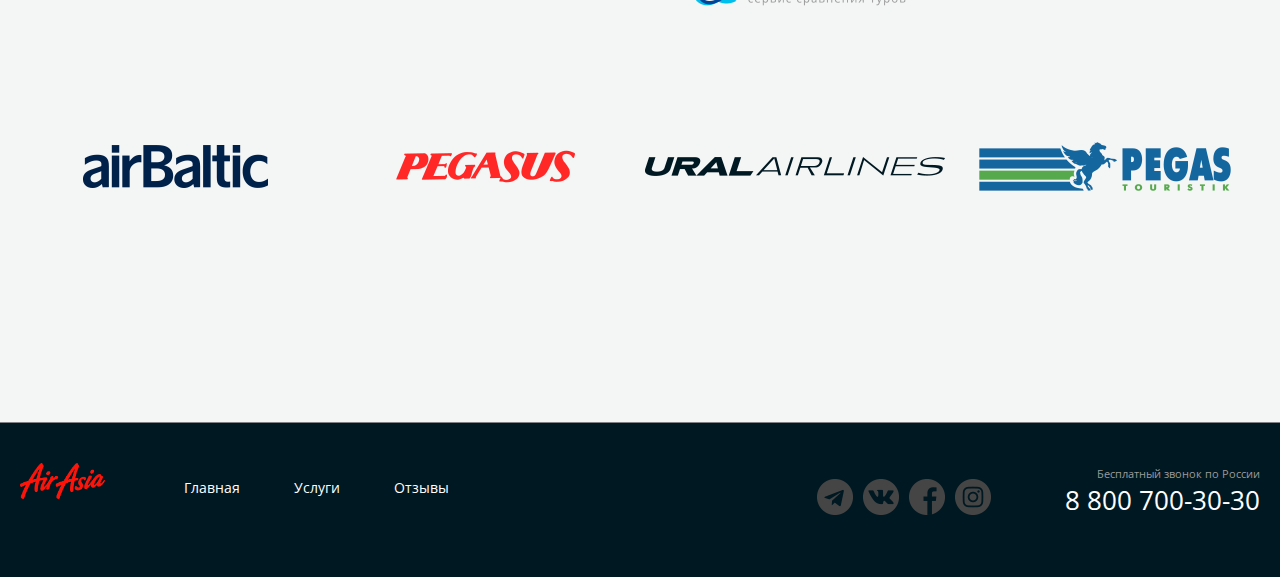
<file: services.html>
<!DOCTYPE html>
<html lang="ru">
  <head>
    <meta charset="UTF-8" />
    <meta http-equiv="X-UA-Compatible" content="IE=edge" />
    <meta name="viewport" content="width=device-width, initial-scale=1.0" />
    <title>Services</title>
    <link rel="preconnect" href="https://fonts.gstatic.com" />
    <link
      href="https://fonts.googleapis.com/css2?family=Open+Sans:ital,wght@0,400;0,700;1,700&display=swap"
      rel="stylesheet"
    />

    <link rel="stylesheet" href="./rev.css" />
    <link rel="stylesheet" href="./serv.css" />
    <!-- <link rel="stylesheet" href="./air.css" /> -->
    <!-- <link rel="stylesheet" href="./commonmain.css" /> -->
    <title>Services</title>
  </head>
  <body>
    <div class="wrapper">
      <section class="top-line">
        <div class="container">
          <header class="header">
            <a href="/project-2/index.html" class="logo">
              <img
                src="./img/logo/logo.png"
                class="logo__img"
                alt="air asia logo"
              />
            </a>
            <nav class="menu">
              <ul class="menu__list">
                <li class="menu__item">
                  <a href="/project-2/index.html" class="menu__link">Главная</a>
                </li>
                <li class="menu__item menu__item--active">
                  <a href="/project-2/services.html" class="menu__link">Услуги</a>
                </li>
                <li class="menu__item">
                  <a href="/project-2/reviews.html" class="menu__link">Отзывы</a>
                </li>
              </ul>
            </nav>
            <address class="contacts">
              <a href="tel:+78007003030" class="contacts__phone">
                8 800 700-30-30
              </a>
              <div class="contacts__dropdown-title">
                <a href="" class="dropdown__link">График работы</a>
  
                <div class="dropdown__menu">
                  <ul class="drop__list">
                    <li class="drop__item">пн-вс: 09:00-20:00</li>
                    <li class="drop__item">Обед: 14:00-14:30</li>
                  </ul>
                </div>
              </div>
             </address>
          </header>
          <h1 class="page-title">Услуги</h1>
          <nav class="breadcrumbs">
            <ul class="breadcrumbs__list">
              <li class="breadcrumbs__item">
                <a href="/project-2/one.html" class="breadcrumbs__link">Главная</a>
              </li>
              <li class="breadcrumbs__item breadcrumbs__item--active">
                <a href="/project-2/services.html" class="breadcrumbs__link">Услуги</a>
              </li>
            </ul>
          </nav>
        </div>
      </section>

      <section class="services">
        <div class="container">
          <div class="services__box">
            <div class="services__fon">
              <img
                src="./img/serv/waterfall.png"
                alt=""
                class="services__img"
              />
            </div>
            <div class="services__desc">
              <h2 class="services__title">Водопад Янг-бей</h2>
              <p class="services__text">
                Сайт рыбатекст поможет дизайнеру, верстальщику, вебмастеру
                сгенерировать несколько абзацев более менее осмысленного текста
                рыбы на русском языке, а начинающему оратору отточить навык
                публичных выступлений в домашних условиях. При создании
                генератора мы использовали небезизвестный универсальный код
                речей.
              </p>

              <div class="services__button">
                <button class="services-btn">Отправить</button>
              </div>
            </div>
          </div>

          <div class="services__box">
            <div class="services__fon">
              <img src="./img/serv/monkeys.png" alt="" class="services__img" />
            </div>
            <div class="services__desc">
              <h2 class="services__title">Остров обезьян</h2>
              <p class="services__text">
                Сайт рыбатекст поможет дизайнеру, верстальщику, вебмастеру
                сгенерировать несколько абзацев более менее осмысленного текста
                рыбы на русском языке, а начинающему оратору отточить навык
                публичных выступлений в домашних условиях. При создании
                генератора мы использовали небезизвестный универсальный код
                речей.
              </p>

              <div class="services__button">
                <button class="services-btn">Отправить</button>
              </div>
            </div>
          </div>

          <div class="pages">
            <div class="pages__displey">страница 1-7</div>
            <ul class="pages__list">
              <li class="pages__item--active">
                <a href="#" class="pages__link">1</a>
              </li>
              <li class="pages__item">
                <a href="#" class="pages__link">2</a>
              </li>
              <li class="pages__item">
                <a href="#" class="pages__link">3</a>
              </li>
              <li class="pages__item">
                <a href="#" class="pages__link">4</a>
              </li>
              <li class="pages__item">
                <a href="#" class="pages__link">5</a>
              </li>
              <li class="pages__item">
                <a href="#" class="pages__link">6</a>
              </li>
              <li class="pages__item">
                <a href="#" class="pages__link">7</a>
              </li>
            </ul>
          </div>
        </div>
      </section>

      <section class="partners">
        <div class="container">
          <div class="partners-box">
            <h2 class="partners-box__text">Партнеры</h2>

            
              <div class="partners-tags">
                <ul class="partners__tags-list">
                  <li class="partners-item">
                    <img src="./img/partners/pobeda.png" alt="" class="partners__img" />
                  </li>
                  <li class="partners-item">
                    <img src="./img/partners/s7.png" alt="" class="partners__img" />
                  </li>
                  <li class="partners-item">
                    <img src="./img/partners/lets-fly.png" alt="" class="partners__img" />
                  </li>
                  <li class="partners-item">
                    <img src="./img/partners/lufthansa.png" alt="" class="partners__img" />
                  </li>
                </ul>


                  <ul class="partners__tags-list">
                  <li class="partners-item">
                    <img src="./img/partners/airbaltic.png" alt="" class="partners__img" />
                  </li>
                  <li class="partners-item">
                    <img src="./img/partners/pegasus.png" alt="" class="partners__img" />
                  </li>
                  <li class="partners-item">
                    <img src="./img/partners/ural.png" alt="" class="partners__img" />
                  </li>
                  <li class="partners-item">
                    <img src="./img/partners/pegas.png" alt="" class="partners__img" />
                  </li>
                  
                </ul>
              </div>
            </div>
            
          </div>
        </div>
      </section>

      <footer class="footer">
        <div class="container">
          <div class="footer__box">
            <a href="/project-2/index.html" class="footer-logo">
              <img src="./img/logo/logo.png" class="footer-img" alt="" />
            </a>
            <div class="footer__menu">
              <ul class="footer-menu__list">
                <li class="footer-menu__item">
                  <a href="/project-2/index.html" class="footer-menu__link">Главная</a>
                </li>
                <li class="footer-menu__item">
                  <a href="/project-2/services.html" class="footer-menu__link">Услуги</a>
                </li>
                <li class="footer-menu__item">
                  <a href="/project-2/reviews.html" class="footer-menu__link">Отзывы</a>
                </li>
              </ul>
            </div>
            <div class="footer-soc">
              <ul class="footer-soc__list">
                <li class="footer-soc__item">
                  <img src="./img/soc/telegram.png" class="soc-img" alt="" />
                </li>
                <li class="footer-soc__item">
                  <img src="./img/soc/vk.png" class="soc-img" alt="" />
                </li>
                <li class="footer-soc__item">
                  <img src="./img/soc/f.png" class="soc-img" alt="" />
                </li>
                <li class="footer-soc__item">
                  <img src="./img/soc/in.png" class="soc-img" alt="" />
                </li>
              </ul>
            </div>
            <div class="footer-tel">
              <a href="tel.:+78007003030" class="footer-tel__number">
                <div class="footer-tel__title">Бесплатный звонок по России</div>
                8 800 700-30-30
              </a>
            </div>
          </div>
        </div>
      </footer>
      <!-- </div> -->
    </div>
  </body>
</html>
</file>
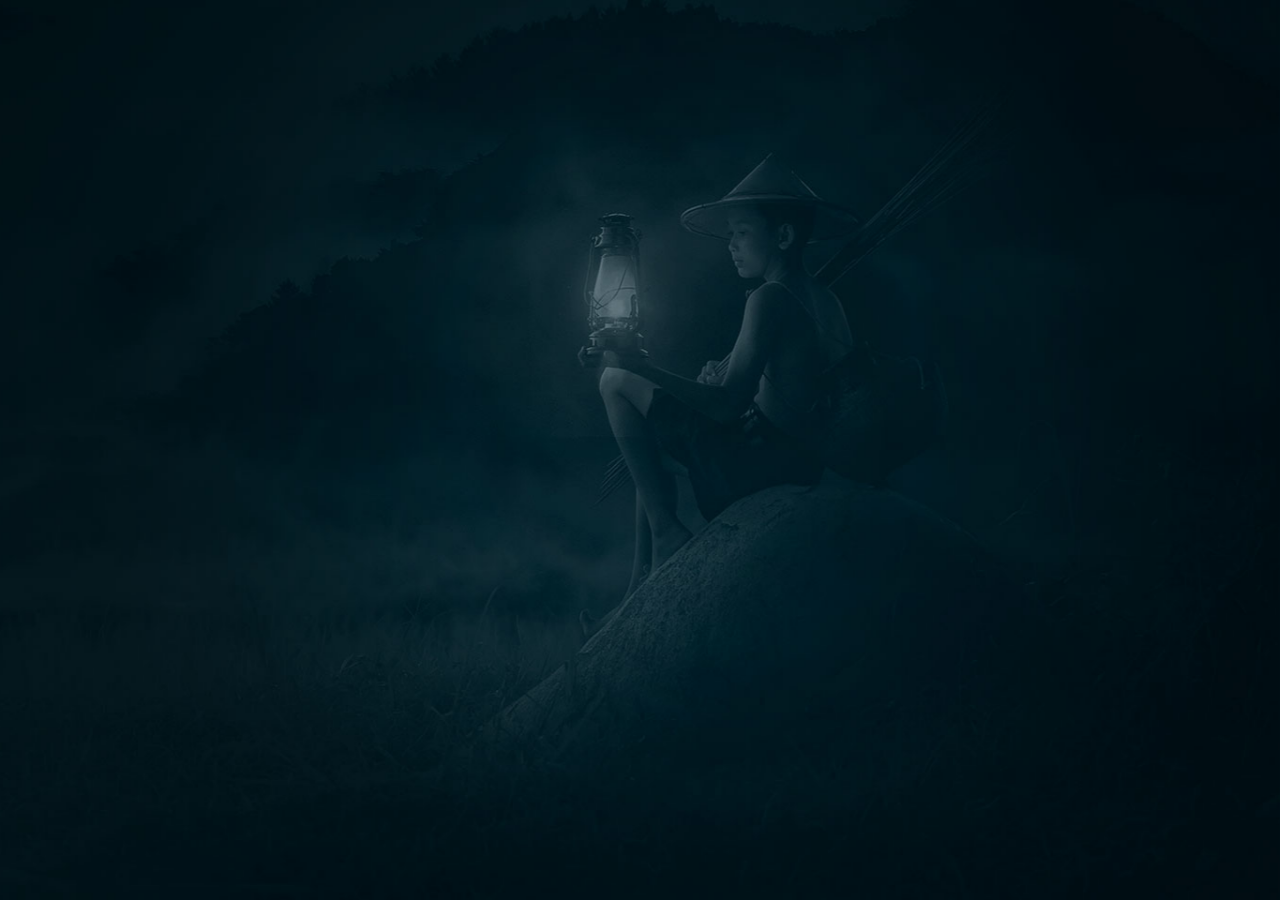
<file: welcome.html>
<!DOCTYPE html>
<html lang="ru">
  <head>
    <meta charset="UTF-8" />
    <meta http-equiv="X-UA-Compatible" content="IE=edge" />
    <meta name="viewport" content="width=device-width, initial-scale=1.0" />
    <title>Welcome</title>
    <link rel="preconnect" href="https://fonts.gstatic.com" />
    <link
      href="https://fonts.googleapis.com/css2?family=Open+Sans:ital,wght@0,400;0,700;1,700&display=swap"
      rel="stylesheet"
    />
    <link rel="stylesheet" href="./air.css" />
  </head>
  <body>
    <div class="welcome">
      <div class="welcome__container">
        <div class="central">
          <img
            src="./img/logo/logo.png"
            alt="asia logo"
            class="central__logo"
          />
          <span class="central__text">Открой для себы Азию</span>
          <a href="/project-2/index.html" class="btn">ВОЙТИ</a>
        </div>
      </div>
    </div>
  </body>
</html>
</file>
<file: air.css>
html,
body {
  height: 100%;
  margin: 0;
}

body {
  font-family: "Open Sans", Arial, Helvetica, sans-serif;
  line-height: 1.42;
  font-size: 16px;
  color: #ffffff;
  background: #001821;
  -moz-osx-font-smoothing: grayscale;
  -webkit-font-smoothing: antialiased;
}

.main-page-wrapper {
  background: url(./img/fon/fon-elephant.png) center top no-repeat,
    url(./img/fon/fon-men.png) right bottom no-repeat;
}

a {
  color: inherit;
}

.container {
  margin: 0 auto;
  width: 1141px;
}

/* ----------------------------------------------------------------------------- */

.header {
  display: flex;
  justify-content: space-between;
  align-items: center;
  padding: 25px 0 70px;
  margin: 0 auto;
  width: 1141px;
}

.header__col {
  display: flex;
  align-items: center;
}

.header__col--aligh--right {
  justify-content: flex-end;
}

.logo__img {
  width: 85px;
  height: auto;
}

.menu {
  flex: 2;
  margin-top: 15px;
}

.menu__list {
  display: flex;
  list-style-type: none;
  font-size: 14px;
  margin: 0;
  padding-right: 79px;
}

.menu__item {
  margin-right: 54px;
}

.menu__item:last-child {
  margin-right: 0;
}

.menu__link {
  text-decoration: none;
  color: rgb(255, 255, 255);
}

.contacts {
  font-style: normal;
}

.contacts__phone {
  color: rgb(255, 255, 255);
  font-size: 26px;
  text-decoration: none;
}

.contacts__dropdown-title {
  display: flex;
  justify-content: flex-end;
  font-size: 13px;
  text-decoration: underline;
  margin-top: -7px;
}

/* ------------------------------------------------------------------------------- */

.hero {
  padding-bottom: 245px;
}

.hero__container {
  margin: 0 auto;
  width: 1141px;
}

.hero__title {
  width: 511px;
  height: auto;
  margin: 0;
  margin-bottom: 27px;
  font-size: 72px;
}

.hero__desc {
  margin-bottom: 33px;
  font-size: 18px;
}

.btn {
  font-family: Open Sans;
  font-weight: bold;
  background-color: #f5170e;
  cursor: pointer;
  font-size: 14px;
  padding: 18px 40px;
  border: none;
  border-radius: 35px;
  color: #ffffff;
}

.contacts__dropdown-title {
  position: relative;
}

.contacts__dropdown-title:hover .dropdown__menu {
  left: 34px;
  opacity: 1;
  display: flex;
}

.dropdown__menu {
  display: flex;
  justify-content: center;
  position: absolute;
  background: #edededb6;
  width: 160px;
  top: 100%;
  border-radius: 5px 5px 5px 5px;
  /* display: none; */
  opacity: 0;
  transition: opacity 0.4s;
  left: -9999px;
}

.dropdown__menu::after {
  content: "";
  position: absolute;
  width: 0;
  height: 0;
  border: 11px solid transparent;
  border-bottom-color: #edededb6;
  top: -22px;
  right: 30px;
}

.dropdown__link {
  margin-bottom: 15px;
}
.drop__list {
  background-color: rgba(255, 105, 180, 0);
  display: block;
  padding: 19px;
  margin: 0;
}

.drop__item {
  list-style-type: none;
}

.drop__item {
  font-weight: 700;
  font-size: 13px;
  color: #1e1f20;
}

.hot-cont__countries {
  border-radius: 10px 10px 0px 0;
  color: #000;
  width: 30%;
  background-color: rgb(255, 255, 255);
}

.hot-title {
  font-style: normal;
  font-weight: bold;
  font-size: 36px;
  line-height: 49px;
  margin-bottom: 51px;
}

.hot-cont {
  display: flex;
  justify-content: space-between;
  padding: 0;
  margin-bottom: 127px;
}

.hot-cont__img {
  max-width: 100%;
  height: auto;
  display: block;
}

.hot-offer {
  background-color: rgb(255, 255, 255);
  margin-left: 24px;
  margin-right: 10px;
}

.hot-offer__title {
  font-size: 24px;
  margin: 0;
  margin-bottom: 21px;
}

.day {
  display: flex;
  margin: 0;
  padding: 0;
  list-style-type: none;
}

.day-item {
  display: flex;
  align-items: center;
  font-size: 14px;
}

.day-icon {
  justify-content: center;
  align-items: center;
  margin-right: 10px;
}

.day-nait {
  font-size: 16px;
  margin-left: 5px;
  margin-right: 28px;
}

.day-desc {
  font-size: 14px;
  margin-top: 25px;
  margin-bottom: 25px;
}

.day-btn {
  font-family: Open Sans;
  font-weight: bold;
  background-color: #ffffff;
  cursor: pointer;
  font-size: 14px;
  padding: 18px 40px;
  border-radius: 35px;
  color: #f5170e;
  border: 1px solid #f5170e;
  margin-bottom: 26px;
}

.news__text {
  position: absolute;
  top: 62%;
  left: 5%;
}

.new-title {
  font-style: normal;
  font-weight: bold;
  font-size: 36px;
  line-height: 49px;
  margin-bottom: 51px;
}
.news__list {
  display: flex;
  justify-content: space-between;
  padding: 0;
  list-style-type: none;
  margin-bottom: 53px;
}

.news__item {
  display: block;
  position: relative;
}

.news__text {
  position: absolute;
  left: 0;
  right: 0;
  bottom: 0;
  padding: 25px 30px;
  min-height: 140px;
}

.text__data {
  font-size: 14px;
  margin-bottom: 15px;
}

.text__title {
  font-size: 24px;
  font-weight: bold;
}

.text__sabtitle {
  font-size: 16px;
  margin-right: 20px;
  margin-bottom: 30px;
}

.pages {
  display: flex;
  justify-content: center;
  align-items: center;
  margin-bottom: 151px;
}

.pages__displey {
  margin-right: 25px;
}

.pages-list {
  display: flex;
  list-style-type: none;
  padding: 0;
  margin: 0;
}

.pages__link {
  display: block;
  width: 32px;
  height: 32px;
  color: #ffffff;
  border-radius: 50%;
  position: relative;
  text-decoration: none;
  font-size: 16px;
  font-weight: bold;
  line-height: 32px;
  text-align: center;
}

.pages-item--active .pages__link {
  display: block;
  width: 32px;
  height: 32px;
  color: #ff0000;
  border-radius: 50%;
  position: relative;
  text-decoration: none;
  font-size: 16px;
  font-weight: bold;
  background-color: #ffffff;
  line-height: 32px;
  text-align: center;
}

.about__box {
  margin-bottom: 46px;
  padding: 4px;
  padding-left: 31%;
  padding-top: 10%;
  list-style-type: none;
}
.about__moto {
  position: absolute;
  width: 490px;
  height: auto;
}

.about__item {
  position: relative;
  justify-content: flex-start;
}

.about__text {
  position: absolute;
  color: #000;
  top: 10%;
  left: 11%;
}

.about__title {
  font-size: 36px;
}

.about__sabtitle {
  margin-right: 200px;
  margin-bottom: 43px;
}

/* .about__btn {
  font-family: Open Sans;
  font-weight: bold;
  background-color: #f5170e;
  cursor: pointer;
  font-size: 14px;
  padding: 18px 40px;
  border: none;
  border-radius: 35px;
  color: #ffffff;
} */

.footer__box {
  display: flex;
  border-top: 1px solid #c2b8b8a9;
  padding-top: 45px;
}

.footer-img {
  width: 85px;
  height: auto;
}

.footer__menu {
  margin-left: 79px;
}

.footer-menu__list {
  display: flex;
  list-style-type: none;
  font-size: 14px;
  margin: 0;
  padding: 0;
  margin-top: 15px;
}

.footer-menu__item {
  margin-right: 54px;
}

.footer-menu__item:last-child {
  margin-right: 0;
}

.footer-menu__link {
  text-decoration: none;
  color: rgb(255, 255, 255);
}

.footer-soc {
  margin-left: auto;
}

.footer-soc__list {
  display: flex;
  list-style-type: none;
  padding: 0;
}

.footer-soc__item {
  margin-right: 10px;
}
.footer-soc__item:last-child {
  margin-right: 0;
}

.footer-tel {
  margin-top: 10px;
  margin-left: 74px;
}

.footer-tel__number {
  color: rgb(255, 255, 255);
  font-size: 26px;
  text-decoration: none;
}

.footer-tel__title {
  display: flex;
  justify-content: flex-end;
  font-size: 11px;
  text-decoration: underline;
  margin-top: -7px;
  text-decoration: none;
}
.welcome {
  display: flex;
  position: fixed;
  top: 0;
  width: 100%;
  height: 100%;
  align-items: center;
  justify-content: center;
  background: url(./img/fon/welcome-bg.png) center bottom / cover no-repeat;
}

.central {
  display: flex;
  flex-direction: column;
  align-items: center;
  opacity: 0;
  animation: zoom 1s;
  animation-fill-mode: forwards;
}

.central__text {
  font-size: 18px;
  margin-bottom: 50px;
}

@keyframes zoom {
  form {
    transform: scale(0.7);
  }

  20% {
    transform: scale(1.15);
  }

  40% {
    transform: scale(0.9);
  }

  60% {
    transform: scale(1.1);
  }

  80% {
    transform: scale(0.95);
  }

  to {
    opacity: 1;
    transform: scale(1);
  }
}
</file>
<file: project-2/air.css>
/* @font-face {
  font-family: ;
} */

html,
body {
  height: 100%;
  margin: 0;
}

body {
  font: 16px / 1.42 "Open Sans";
  /* font: 16px / 1.42 "Roboto", Arial, sans-serif; */
  color: #ffffff;
  background: #001821; /* Параметры фона */
  background-image: url(/img/fon/fon-elephant.png), url(/img/fon/fon-men.png); /* Путь к фоновому рисунку */
  background-position: top center, bottom; /* Положение фона */
  background-repeat: no-repeat; /* Отменяем повторение фона */
}

.container {
  margin: 0 auto;
  width: 1141px;
  background-color: rgba(255, 166, 0, 0);
}

.wrapper {
}

/* рараррарарар */

.header {
  display: flex;
  justify-content: space-between;
  /* padding-bottom: 100px; */
  padding: 25px 0 70px;
  background-color: rgba(122, 143, 165, 0);
  margin: 0 auto;
  width: 1141px;
}

.header__container {
  margin: 0 auto;
  width: 1141px;
  margin-bottom: 33px;
  display: flex;
  justify-content: space-between;
  background-color: rgba(0, 139, 139, 0);
}

.header-logo {
  background-color: rgba(139, 0, 0, 0);
}
.header-img {
  width: 85px;
  height: auto;
}

.header-menu {
  background-color: rgba(255, 217, 0, 0);
  flex: 2;
}
.header-menu__list {
  display: flex;
  list-style-type: none;
  font-size: 14px;
  margin: 0;
  padding-right: 79px;
}

.header-menu__item {
  margin-top: 15px;
  margin-right: 54px;
}

.header-menu__item:last-child {
  margin-bottom: 0;
}

.header-menu__link {
  text-decoration: none;
  color: rgb(255, 255, 255);
}

.header-tel {
  background-color: rgba(0, 128, 0, 0);
}

.header-tel__number {
  color: rgb(255, 255, 255);
  font-size: 26px;
  text-decoration: none;
}
.header-tel__title {
  display: flex;
  justify-content: flex-end;
  font-size: 13px;
  text-decoration: underline;
  margin-top: -7px;
}

/* воыаыврадывоадфыво */

.hero {
  padding-bottom: 245px;
}

.hero__container {
  margin: 0 auto;
  width: 1141px;
}

.hero__title {
  margin: 0;
  margin-bottom: 27px;
  font-size: 72px;
}

.hero__desc {
  margin-bottom: 33px;
  font-size: 18px;
}

.hero__btn {
  font-family: Open Sans;
  font-weight: bold;
  background-color: #f5170e;
  cursor: pointer;
  font-size: 14px;
  padding: 18px 40px;
  border: none;
  border-radius: 35px;
  color: #ffffff;
}

.hot-tour {
  /* margin-top: 246px; */
  background-color: rgba(0, 100, 0, 0);
}

.hot-container {
  margin: 0 auto;
  width: 1141px;
  padding-bottom: 127px;
}

.hot-cont__countries {
  border-radius: 10px 10px 0px 0;
  color: #000;
  width: 30%;
  background-color: rgb(255, 255, 255);
}

.hot-title {
  font-style: normal;
  font-weight: bold;
  font-size: 36px;
  line-height: 49px;
  margin-bottom: 51px;
  background-color: rgba(2, 190, 2, 0);
}

.hot-cont {
  display: flex;
  justify-content: space-between;
  padding: 0;
}

.hot-cont__img {
  max-width: 100%;
  height: auto;
  display: block;
}

.hot-predlog {
  background-color: rgb(255, 255, 255);
  margin-left: 24px;
  margin-right: 10px;
}

.hot-predlog__title {
  font-size: 24px;
  margin: 0;
  margin-bottom: 21px;
}

.day {
  display: flex;
  margin: 0;
  padding: 0;
  list-style-type: none;
}

.day-item {
  display: flex;
  align-items: center;
  font-size: 14px;
}
.day-icon {
  justify-content: center;
  align-items: center;
  margin-right: 10px;
}

.day-nait {
  font-size: 16px;
  margin-left: 5px;
  margin-right: 28px;
}

.day-desc {
  font-size: 14px;
  margin-top: 25px;
  margin-bottom: 25px;
}

.day-btn {
  font-family: Open Sans;
  font-weight: bold;
  background-color: #ffffff;
  cursor: pointer;
  font-size: 14px;
  padding: 18px 40px;
  border-radius: 35px;
  color: #f5170e;
  border: 1px solid #f5170e;
  margin-bottom: 26px;
}

.naws__container {
  margin: 0 auto;
  width: 1141px;
}
.news__text {
  position: absolute;
  top: 62%;
  left: 5%;
  /* background-color: #f5170e; */
}
.news__list {
  display: flex;
  justify-content: space-between;
  padding: 0;
  list-style-type: none;
  margin-bottom: 53px;
}

.news__item {
  display: block;
  position: relative;
}
.text__data {
  font-size: 14px;
  margin-bottom: 15px;
}

.text__title {
  font-size: 24px;
  font-weight: bold;
}

.text__sabtitle {
  font-size: 16px;
  margin-right: 20px;
  margin-bottom: 30px;
}

.pages {
  display: flex;
  justify-content: center;
  align-items: center;
  margin-bottom: 151px;
}
.pages__displey {
  margin-right: 25px;
}

.pages-list {
  display: flex;
  list-style-type: none;
  padding: 0;
  margin: 0;
}

.pages__link {
  display: block;
  width: 32px;
  height: 32px;
  color: #ffffff;
  border-radius: 50%;
  position: relative;
  text-decoration: none;
  font-size: 16px;
  font-weight: bold;
  line-height: 32px;
  text-align: center;
}

.pages-item--active .pages__link {
  display: block;
  width: 32px;
  height: 32px;
  color: #ff0000;
  border-radius: 50%;
  position: relative;
  text-decoration: none;
  font-size: 16px;
  font-weight: bold;
  background-color: #ffffff;
  line-height: 32px;
  text-align: center;
}

.about__container {
  display: flex;
  margin: 0 auto;
  width: 1141px;
}

.about__box {
  margin-bottom: 46px;
  padding: 4px;
  padding-left: 30%;
  padding-top: 10%;
  list-style-type: none;
}
.about__moto {
  /* display: flex; */
  position: absolute;
  width: 490px;
  height: auto;
}

.about__item {
  position: relative;
  justify-content: flex-start;
}
.about__text {
  position: absolute;
  color: #000;
  top: 10%;
  left: 11%;
}

.about__title {
  font-size: 36px;
}

.about__sabtitle {
  margin-right: 200px;
  margin-bottom: 43px;
}

.about__btn {
  font-family: Open Sans;
  font-weight: bold;
  background-color: #f5170e;
  cursor: pointer;
  font-size: 14px;
  padding: 18px 40px;
  border: none;
  border-radius: 35px;
  color: #ffffff;
}

.footer__container {
  margin: 0 auto;
  width: 1141px;
  border-top: 1px solid rgba(255, 255, 255, 0.691);
  margin-bottom: 33px;

  background-color: rgba(0, 139, 139, 0);
}

.footer__box {
  display: flex;

  margin-top: 45px;
}

.footer-logo {
  background-color: rgba(139, 0, 0, 0);
}

.footer-img {
  width: 85px;
  height: auto;
}

.footer__menu {
  margin-left: 79px;
  background-color: rgba(255, 217, 0, 0);

  /* margin-left: 79px; */
}
.footer-menu__list {
  display: flex;
  list-style-type: none;
  font-size: 14px;
  margin: 0;
  padding: 0;
}

.footer-menu__item {
  margin-top: 15px;
  margin-right: 54px;
}

.footer-menu__item:last-child {
  margin-bottom: 0;
}

.footer-menu__link {
  text-decoration: none;
  color: rgb(255, 255, 255);
}

.footer-soc {
  /* display: flex; */
  margin-left: auto;
  background-color: rgba(0, 60, 255, 0);
}

.footer-soc__list {
  display: flex;
  list-style-type: none;
  padding: 0;
}

.footer-soc__item {
  margin-right: 10px;
}

.footer-tel {
  background-color: rgba(21, 119, 21, 0);

  margin-top: 10px;
  margin-left: 74px;
}

.footer-tel__number {
  color: rgb(255, 255, 255);

  font-size: 26px;
  text-decoration: none;
}
.footer-tel__title {
  display: flex;
  justify-content: flex-end;
  font-size: 11px;
  text-decoration: underline;
  margin-top: -7px;
  text-decoration: none;
}
</file>
<file: rev.css>
html {
  box-sizing: border-box;
}

*,
*::after,
*::before {
  box-sizing: inherit;
}

html,
body {
  height: 100%;
  margin: 0;
}

body {
  font-family: "Open Sans", Arial, Helvetica, sans-serif;
  line-height: 1.42;
  font-size: 16px;
  color: #ffffff;
  -moz-osx-font-smoothing: grayscale;
  -webkit-font-smoothing: antialiased;
}

a {
  color: inherit;
}

.container {
  margin: 0 auto;
  max-width: 1240px;
  width: 100%;
}

.header {
  display: flex;
  padding: 25px 0 15px;
}

.logo__img {
  width: 85px;
  height: auto;
}

.menu {
  margin-top: 15px;
}

.menu__list {
  display: flex;
  list-style-type: none;
  font-size: 14px;
  margin: 0;
}

.menu__item {
  margin-right: 54px;
}

.menu__item--active .menu__link {
  color: #da0100;
}

.menu__item:last-child {
  margin-right: 0;
}

.menu__link {
  text-decoration: none;
  color: rgb(255, 255, 255);
}

.menu__link:hover {
  color: #da0100;
}

.contacts__dropdown-title {
  position: relative;
}

.contacts__dropdown-title:hover .dropdown__menu {
  left: 34px;
  opacity: 1;
  display: flex;
}

.dropdown__menu {
  display: flex;
  justify-content: center;
  position: absolute;
  background: #edededb6;
  width: 160px;
  top: 100%;
  border-radius: 5px 5px 5px 5px;
  opacity: 0;
  transition: opacity 0.4s;
  left: -9999px;
}

.dropdown__menu::after {
  content: "";
  position: absolute;
  width: 0;
  height: 0;
  border: 11px solid transparent;
  border-bottom-color: #edededb6;
  top: -22px;
  right: 30px;
}

.dropdown__link {
  margin-bottom: 15px;
}

.drop__list {
  background-color: rgba(255, 105, 180, 0);
  display: block;
  padding: 19px;
  margin: 0;
}

.drop__item {
  list-style-type: none;
}

.drop__item {
  font-weight: 700;
  font-size: 13px;
  color: #1e1f20;
}

.contacts {
  margin-left: auto;
  font-style: normal;
}

.contacts__phone {
  color: rgb(255, 255, 255);
  font-size: 26px;
  text-decoration: none;
}

.contacts__dropdown-title {
  display: flex;
  justify-content: flex-end;
  font-size: 13px;
  text-decoration: underline;
  margin-top: -7px;
}

.top-line {
  min-height: 412px;
  display: flex;
  flex-direction: column;
  margin-bottom: 100px;
  background: #001821 url(./img/fon/headline.png) right 20% top no-repeat;
}

.top-line__container {
  display: flex;
  flex: 1;
  flex-direction: column;
  justify-content: space-between;
}

.page-title {
  font-size: 72px;
  line-height: 1;
  font-weight: bold;
}
.breadcrumbs__list {
  display: flex;
  align-items: center;
  padding-left: 0;
}
.breadcrumbs__item--active .breadcrumbs__link {
  font-weight: bold;
  text-decoration: none;
}
.breadcrumbs__item {
  display: flex;
  align-items: center;
  list-style-type: none;
}

.breadcrumbs__item::after {
  content: "/";
  color: #9a9a9a;
}
.breadcrumbs__item:last-child:after {
  display: none;
}

.breadcrumbs__link {
  font-size: 14px;
  text-decoration: none;
  color: #9a9a9a;
  padding: 5px;
}

.review__block {
  height: auto;
  background-color: #f4f5f5;
  border-radius: 5px;
  margin-bottom: 17px;
  padding-top: 50px;
  padding-left: 28px;
  padding-right: 31px;
  padding-bottom: 32px;
}

.review__content {
  display: flex;
  position: relative;
  margin: 0;
  margin-bottom: 27px;
}

.review__info {
  margin: 0;
  padding: 0;
}

.review__avatar {
  width: 140px;
  height: 140px;
  border-radius: 50%;
  background-color: #2e77a4;
  margin-right: 22px;
  overflow: hidden;
}

.review__img {
  max-width: 100%;
  height: auto;
  display: block;
}

.review-name {
  display: flex;
  margin-top: 40px;
}

.review-name__title {
  font-size: 24px;

  margin: 0;
  margin-right: 7px;
  margin-bottom: 3px;
  text-decoration: underline;
  color: #2e77a4;
}

.review-name__icon {
  padding: 0;
  margin: 0;
  width: 30px;
  height: 30px;
}

.review-name__tag {
  font-size: 13px;
  color: #303030;
  position: absolute;
  background-color: #b9eae4;
  padding: 10px 17px;
  border-radius: 35px;
}

.review__title {
  margin: 0;
  margin-bottom: 14px;
  font-size: 30px;
  color: #000;
}
.review__text {
  margin: 0;
  margin-bottom: 48px;
  font-size: 16px;
  color: #818181;
}

.review__data {
  margin: 0;
  margin-bottom: 35px;
  color: #1a1b1e;
  font-size: 14px;
  font-weight: 600;
}

.pages {
  display: flex;
  justify-content: center;
  align-items: center;
  margin-bottom: 95px;
}

.pages__displey {
  color: #000;
  margin-right: 25px;
}

.pages__list {
  display: flex;
  list-style-type: none;
  padding: 0;
  margin: 0;
}

.pages__link {
  display: block;
  width: 32px;
  height: 32px;
  color: #000000;
  border-radius: 50%;
  position: relative;
  text-decoration: none;
  font-size: 16px;
  font-weight: bold;
  line-height: 32px;
  text-align: center;
}

.pages__item--active .pages__link {
  display: block;
  width: 32px;
  height: 32px;
  color: #ffffff;
  border-radius: 50%;
  position: relative;
  text-decoration: none;
  font-size: 16px;
  font-weight: bold;
  background-color: #ff0000;
  line-height: 32px;
  text-align: center;
}

.review__wrapper {
  display: flex;
  justify-content: space-between;
  margin-bottom: 75px;
}

.review__col {
  width: 49%;
}

.offer {
  background: url(./img/fon/Rectangle.png) center no-repeat;
}

.offer-box {
  display: flex;
  align-items: center;
}

.box__text {
  font-size: 48px;
}

.box__fon {
  width: 59%;
  height: auto;
  padding-top: 22px;
  min-height: 150px;
}
.box__img {
  display: block;
  max-width: 100%;
  height: auto;
}

.feedback {
  padding-top: 50px;
  padding-bottom: 96px;
  background: #f4f5f5;
}

.form__row {
  display: flex;
  margin-bottom: 30px;
}

.form__input {
  flex: 1;
  margin-right: 30px;
  border-radius: 4px;
  border: none;
  background: #fff;
  padding: 22px 30px;
  font-size: 18px;
  color: #202123;
}

.form__input:last-child {
  margin-right: 0;
}

.form__input::placeholder {
  color: #666;
}

form__input:last-child {
  margin-right: 0px;
}

.form__input--textarea {
  height: 232px;
}

.feedback-box__title {
  margin-bottom: 57px;
}

.feedback-box__text {
  font-size: 48px;
  color: #000;
}

.feedback-services__title {
  margin-left: 30px;
}

.feedback-tags {
  margin: 0;
}

/* .feedback-user {
  justify-content: space-between;
  display: flex;
  margin-bottom: 28px;
}

.feedback-user__neme {
  background-color: white;
  width: 49%;
  border: 1px solid #f5170e;
  border-radius: 5px;
  color: #1a1b1e;
  font-size: 18px;
}

.feedback-user__neme-text {
  margin: 0;
  margin-top: 17px;
  margin-left: 25px;
  margin-bottom: 17px;
  color: #1a1b1e;
  font-size: 18px;
}

.feedback-soc {
  width: 49%;
  border-radius: 5px;
  background-color: white;
}

.feedback-soc__vk {
  margin-top: 17px;
  margin-left: 25px;
  margin-bottom: 17px;
  color: #666666;
  font-size: 18px;
}

.feedback-reviews {
  background-color: white;
  margin-bottom: 23px;
  border-radius: 5px;
  height: 235px;
  padding-left: 30px;
  padding-top: 30px;
}

.feedback-reviews__text {
  color: #666666;
  font-size: 18px;
  margin: 0;
} */

.feedback-services {
  display: flex;
  margin-bottom: 32px;
}

.feedback-services__text {
  font-size: 18px;
  color: #1a1b1e;
}

.feedback__tags-list {
  display: flex;
  flex-wrap: wrap;
  margin: 0;
  padding: 0;
  list-style-type: none;
}

.tags-item {
  display: flex;
}

.tags-item--active .tags-text {
  background-color: #b9eae4;
}

.tags-text {
  margin-right: 7px;
  margin-bottom: 10px;
  font-size: 13px;
  color: #303030;
  background-color: #e7e7e7;
  padding: 10px 17px;
  border-radius: 35px;
}

.feedback__button {
  display: flex;
  justify-content: flex-end;
}

.feedback-btn {
  margin-right: 17px;
  font-family: Open Sans;
  font-weight: bold;
  background-color: #2b2b2b;
  cursor: pointer;
  font-size: 14px;
  padding: 18px 40px;
  border: none;
  border-radius: 35px;
  color: #ffffff;
}

.feedback-btn--red {
  margin-right: 17px;
  font-family: Open Sans;
  font-weight: bold;
  background-color: #f5170e;
  cursor: pointer;
  font-size: 14px;
  padding: 18px 40px;
  border: none;
  border-radius: 35px;
  color: #ffffff;
}

.feedback-btn--red:last-child {
  margin-right: 0px;
}

.footer {
  padding: 40px 10px;
  background-color: #001821;
  border-top: 1px solid #c2b8b8a9;
}

.footer__box {
  display: flex;
}

.footer-img {
  width: 85px;
  height: auto;
}

.footer__menu {
  margin-left: 79px;
}

.footer-menu__list {
  display: flex;
  list-style-type: none;
  font-size: 14px;
  margin: 0;
  padding: 0;
  margin-top: 15px;
}

.footer-menu__item {
  margin-right: 54px;
}

.footer-menu__item:last-child {
  margin-right: 0;
}

.footer-menu__link {
  text-decoration: none;
  color: rgb(255, 255, 255);
}

.footer-soc {
  margin-left: auto;
}

.footer-soc__list {
  display: flex;
  list-style-type: none;
  padding: 0;
}

.footer-soc__item {
  margin-right: 10px;
}
.footer-soc__item:last-child {
  margin-right: 0;
}

.footer-tel {
  margin-top: 10px;
  margin-left: 74px;
}

.footer-tel__number {
  color: rgb(255, 255, 255);
  font-size: 26px;
  text-decoration: none;
}

.footer-tel__title {
  display: flex;
  justify-content: flex-end;
  font-size: 11px;
  text-decoration: underline;
  margin-top: -7px;
  text-decoration: none;
  color: #9a9a9a;
}
</file>
<file: commonmain.css>
html,
body {
  height: 100%;
  margin: 0;
}

body {
  font-family: "Open Sans", Arial, Helvetica, sans-serif;
  line-height: 1.42;
  font-size: 16px;
  color: #ffffff;

  -moz-osx-font-smoothing: grayscale;
  -webkit-font-smoothing: antialiased;
}


a {
  color: inherit;
}

.container {
  margin: 0 auto;
  width: 1141px;
}

.logo__img {
  width: 85px;
  height: auto;
}

.menu {
  flex: 2;
  margin-top: 15px;
}

.menu__list {
  display: flex;
  list-style-type: none;
  font-size: 14px;
  margin: 0;
  padding-right: 79px;
}

.menu__item {
  margin-right: 54px;
}

.menu__item:last-child {
  margin-right: 0;
}

.menu__link {
  text-decoration: none;
  color: rgb(255, 255, 255);
}

.contacts {
  font-style: normal;
}

.contacts__phone {
  color: rgb(255, 255, 255);
  font-size: 26px;
  text-decoration: none;
}

.contacts__dropdown-title {
  display: flex;
  justify-content: flex-end;
  font-size: 13px;
  text-decoration: underline;
  margin-top: -7px;
}
</file>
<file: serv.css>
.services__box {
  display: flex;
  align-items: center;
  margin-bottom: 50px;
}

.services__fon {
  flex-shrink: 0;
  flex-basis: 30%;
  margin-right: 55px;
  min-height: 150px;
}

.services__desc {
}

.services__img {
  max-width: 100%;
  height: auto;
  display: block;
}

.services__title {
  margin: 0;
  color: #000;
  font-size: 36px;
}

.services__text {
  display: block;
  font-size: 16px;
  line-height: 2;
  color: #000;
  margin: 0;
  margin-bottom: 35px;
}

.services-btn {
  margin-right: 17px;
  font-family: Open Sans;
  font-weight: bold;
  background-color: #ffffff;
  cursor: pointer;
  font-size: 14px;
  padding: 18px 40px;
  border: none;
  border-radius: 35px;
  color: #f5170e;
  border: 1px solid #f5170e;
}

.partners {
  padding-top: 50px;
  padding-bottom: 96px;
  background: #f4f5f5;
}

.partners-box__text {
  font-size: 48px;
  color: #000;
  margin-bottom: 100px;
}

.partners-item {
  min-height: 60px;
  display: flex;
  margin-bottom: 50px;
  width: 25%;
  justify-content: center;
  align-items: center;
}

.partners__tags-list {
  flex-wrap: wrap;
  display: flex;
  align-items: center;
  margin-bottom: 80px;
  padding: 0;
  list-style-type: none;
  justify-content: space-between;
}

.partners__img {
  max-width: 100%;
  height: auto;
  display: block;
}
</file>
